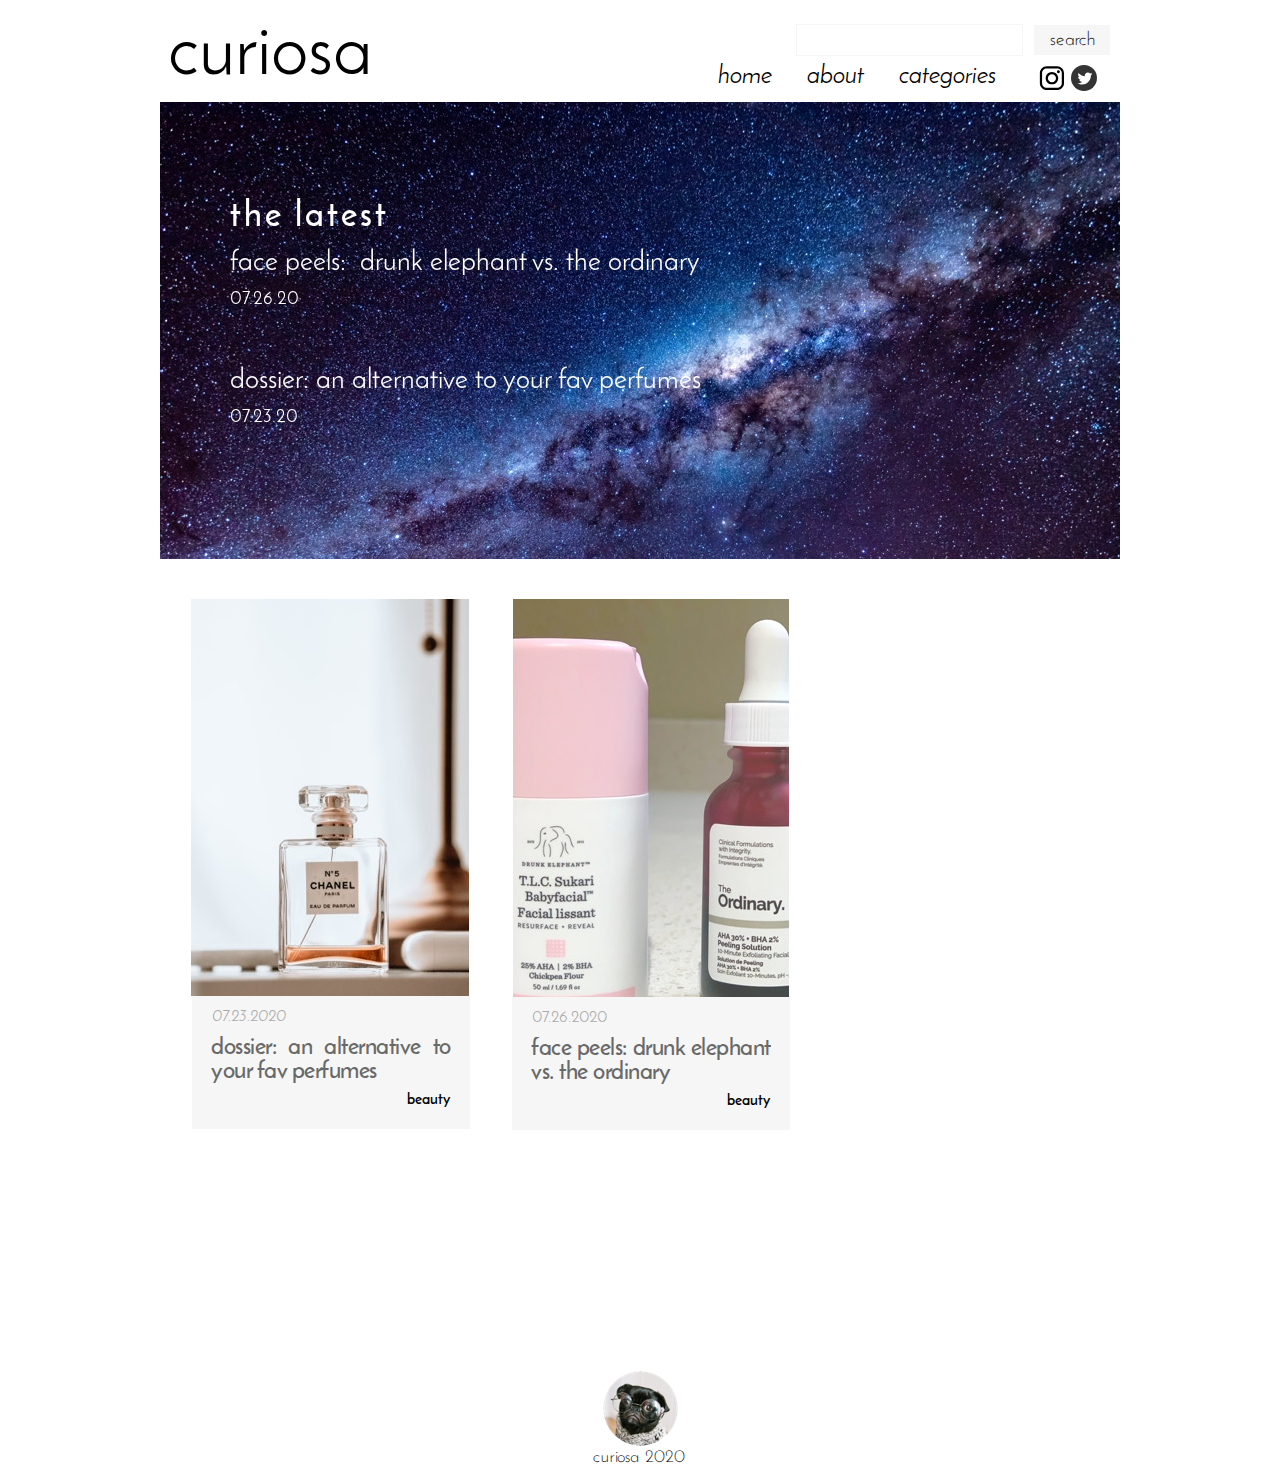
<file: index.html>
<!DOCTYPE html>
<html>
<head>
<meta charset="UTF-8">
<title>home</title>
<meta name="referrer" content="same-origin">
<meta name="viewport" content="width=960">
<style>.anim{visibility:hidden}</style>
<style>body{-webkit-text-size-adjust:none}@font-face{font-family:"Josefin Sans";src:url('css/JosefinSans-Regular.woff2') format('woff2'),url('css/JosefinSans-Regular.woff') format('woff');font-weight:400}@font-face{font-family:"Josefin Sans";src:url('css/JosefinSans-Italic.woff2') format('woff2'),url('css/JosefinSans-Italic.woff') format('woff');font-weight:400;font-style:italic}@font-face{font-family:"Josefin Sans";src:url('css/JosefinSans-Light.woff2') format('woff2'),url('css/JosefinSans-Light.woff') format('woff');font-weight:300}@font-face{font-family:"Josefin Sans Std Light";src:url('css/JosefinSansStd-Light.woff2') format('woff2'),url('css/JosefinSansStd-Light.woff') format('woff');font-weight:400}@font-face{font-family:"Josefin Sans";src:url('css/JosefinSans-SemiBold.woff2') format('woff2'),url('css/JosefinSans-SemiBold.woff') format('woff');font-weight:600}@font-face{font-family:"Josefin Sans";src:url('css/JosefinSans-Bold.woff2') format('woff2'),url('css/JosefinSans-Bold.woff') format('woff');font-weight:700}body>div{font-size:0}p, span,h1,h2,h3,h4,h5,h6{margin:0;word-spacing:normal;word-wrap:break-word;-ms-word-wrap:break-word;pointer-events:auto}sup{font-size:inherit;vertical-align:baseline;position:relative;top:-0.4em}sub{font-size:inherit;vertical-align:baseline;position:relative;top:0.4em}ul{display:block;word-spacing:normal;word-wrap:break-word;list-style-type:none;padding:0;margin:0;-moz-padding-start:0;-khtml-padding-start:0;-webkit-padding-start:0;-o-padding-start:0;-padding-start:0;-webkit-margin-before:0;-webkit-margin-after:0}li{display:block}li p{-webkit-touch-callout:none;-webkit-user-select:none;-khtml-user-select:none;-moz-user-select:none;-ms-user-select:none;-o-user-select:none;user-select:none}form{display:inline-block}a{text-decoration:inherit;color:inherit;-webkit-tap-highlight-color:rgba(0,0,0,0)}textarea{resize:none}.shm-l{float:left;clear:left}.shm-r{float:right;clear:right}.whitespacefix{word-spacing:-1px}html{font-family:sans-serif;-ms-text-size-adjust:100%;-webkit-text-size-adjust:100%}body{font-size:0;margin:0}audio,video{display:inline-block;vertical-align:baseline}audio:not([controls]){display:none;height:0}[hidden],template{display:none}a{background:0 0;outline:0}b,strong{font-weight:700}dfn{font-style:italic}h1,h2,h3,h4,h5,h6{font-size:1em;line-height:1;margin:0 0}img{border:0}svg:not(:root){overflow:hidden}button,input,optgroup,select,textarea{color:inherit;font:inherit;margin:0}button{overflow:visible}button,select{text-transform:none}button,html input[type=button],input[type=submit]{-webkit-appearance:button;cursor:pointer;box-sizing:border-box;white-space:normal}input[type=password],input[type=text],textarea{-webkit-appearance:none;appearance:none;box-sizing:border-box}button[disabled],html input[disabled]{cursor:default}button::-moz-focus-inner,input::-moz-focus-inner{border:0;padding:0}input{line-height:normal;border-radius:0}input[type=checkbox],input[type=radio]{box-sizing:border-box;padding:0}input[type=number]::-webkit-inner-spin-button,input[type=number]::-webkit-outer-spin-button{height:auto}input[type=search]{-webkit-appearance:textfield;-moz-box-sizing:content-box;-webkit-box-sizing:content-box;box-sizing:content-box}input[type=search]::-webkit-search-cancel-button,input[type=search]::-webkit-search-decoration{-webkit-appearance:none}textarea{overflow:auto;box-sizing:border-box;border-color:#ddd}optgroup{font-weight:700}table{border-collapse:collapse;border-spacing:0}td,th{padding:0}:-webkit-full-screen-ancestor:not(iframe){-webkit-clip-path:initial!important}
html { -webkit-font-smoothing: antialiased; -moz-osx-font-smoothing: grayscale; }.menu-content{cursor:pointer;position:relative}li{-webkit-tap-highlight-color:rgba(0,0,0,0)}
@-webkit-keyframes fadeInUp{from{opacity:0;-webkit-transform:translate3d(0,100%,0)}to{opacity:1;-webkit-transform:translate3d(0, 0, 0)}}@keyframes fadeInUp{from{opacity:0;transform:translate3d(0,100%,0)}to{opacity:1;transform:translate3d(0, 0, 0)}}.fadeInUp{-webkit-animation-name:fadeInUp;animation-name:fadeInUp}
.animated{-webkit-animation-fill-mode:both;animation-fill-mode:both}.animated.infinite{-webkit-animation-iteration-count:infinite;animation-iteration-count:infinite}#b{background-color:#fff}.ps9{position:relative;margin-top:18px}.v3{display:block;*display:block;zoom:1;vertical-align:top}.s8{pointer-events:none;min-width:960px;width:960px;margin-left:auto;margin-right:auto}.v4{display:inline-block;*display:inline;zoom:1;vertical-align:top}.ps10{position:relative;margin-left:8px;margin-top:0}.s9{min-width:942px;width:942px;min-height:77px}.v5{display:inline-block;*display:inline;zoom:1;vertical-align:top;overflow:hidden}.ps11{position:relative;margin-left:0;margin-top:0}.s10{min-width:534px;width:534px;min-height:75px;height:75px}.c13{z-index:1;pointer-events:auto}.p3{padding-top:0;text-indent:0;padding-bottom:0;padding-right:0;text-align:left}.f6{font-family:"Josefin Sans";font-size:75px;font-weight:400;font-style:normal;text-decoration:none;text-transform:none;color:#000;background-color:initial;line-height:75px;letter-spacing:normal;text-shadow:none}.v6{display:inline-block;*display:inline;zoom:1;vertical-align:top;overflow:visible}.ps12{position:relative;margin-left:16px;margin-top:45px}.s11{min-width:316px;width:316px;min-height:32px;height:32px}.c14{z-index:9;pointer-events:auto}.v7{display:inline-block;*display:inline-block;zoom:1;vertical-align:top}.m{padding:0px 0px 0px 0px}.ml{outline:0}.s12{min-width:89px;width:89px;min-height:32px;height:32px}.mcv{display:inline-block}.s13{min-width:89px;width:89px;min-height:32px}.c15{pointer-events:none;border:0;background-color:#fff}.c16{pointer-events:auto}.f7{font-family:"Josefin Sans";font-size:25px;font-weight:400;font-style:italic;text-decoration:none;text-transform:none;color:#000;background-color:initial;line-height:28px;letter-spacing:normal;text-shadow:none}.s14{min-width:92px;width:92px;min-height:32px;height:32px}.s15{min-width:92px;width:92px;min-height:32px}.s16{min-width:135px;width:135px;min-height:32px;height:32px}.s17{min-width:135px;width:135px;min-height:32px}.v8{display:none;*display:none;zoom:1;vertical-align:top}.s18{min-width:101px;width:101px;min-height:114px;height:114px}.s19{min-width:101px;width:101px;min-height:38px;height:38px}.s20{min-width:101px;width:101px;min-height:38px}.ps13{position:relative;margin-left:0;margin-top:11px}.s21{min-width:101px;width:101px;min-height:16px;height:16px}.p4{padding-top:0;text-indent:0;padding-bottom:0;padding-right:0;text-align:center}.f8{font-family:"Josefin Sans";font-size:18px;font-weight:300;font-style:normal;text-decoration:none;text-transform:none;color:#000;background-color:initial;line-height:16px;letter-spacing:1.14px;text-shadow:none}.ps14{position:relative;margin-left:628px;margin-top:-71px}.s22{min-width:314px;width:314px;min-height:68px}.w{line-height:0}.s23{min-width:314px;width:314px;min-height:32px}.c17{z-index:2;pointer-events:auto}.c18{pointer-events:none}.s24{min-width:227px;width:227px;min-height:32px;height:32px}.input{border:1px solid #f6f6f6;background-color:#fff;width:227px;height:32px;font-family:"Helvetica Neue", sans-serif;font-size:12px;font-weight:400;font-style:normal;text-decoration:none;text-transform:none;color:#000;line-height:14px;letter-spacing:normal;text-shadow:none;text-indent:0;padding-bottom:0;text-align:left;padding:4px}.ps15{position:relative;margin-left:11px;margin-top:1px}.s25{min-width:76px;width:76px;min-height:30px}.s26{width:76px;height:30px}.submit{font-family:"Josefin Sans Std Light";font-size:19px;font-weight:400;font-style:normal;text-decoration:none;text-transform:none;color:#000;line-height:19px;letter-spacing:normal;text-shadow:none;text-indent:0;text-align:center;border:0;background-color:#f6f6f6;padding-top:6px;padding-bottom:5px;padding-left:0;padding-right:0}.submit:hover{background-color:#e6f1fa;border-color:#000;color:#000}.submit:active{background-color:#52646f;border-color:#000;color:#fff}.ps16{position:relative;margin-left:241px;margin-top:8px}.s27{min-width:60px;width:60px;min-height:28px}.ps17{position:relative;margin-left:0;margin-top:1px}.s28{min-width:31px;width:31px;min-height:26px;height:26px}.a{display:block;width:31px}.i3{position:absolute;left:2px;width:26px;height:26px;top:0}.ps18{position:relative;margin-left:3px;margin-top:0}.s29{min-width:26px;width:26px;min-height:28px;height:28px}.a2{display:block;width:26px}.i4{position:absolute;left:0;width:26px;height:26px;top:1px}.ps19{position:relative;margin-left:0;margin-top:2px}.s30{min-width:960px;width:960px;min-height:467px}.s31{min-width:960px;width:960px;min-height:467px;height:467px}.c19{z-index:7;pointer-events:auto}.i5{position:absolute;left:0;width:960px;height:457px;top:5px;border:0}.i6{left:0;width:960px;height:457px;top:5px;display:inline-block;-webkit-transform:translate3d(0,0,0)}.v9{display:inline-block;*display:inline;zoom:1;vertical-align:top;overflow-y:scroll}.ps20{position:relative;margin-left:0;margin-top:-461px}.s32{min-width:933px;width:933px;min-height:459px;height:459px;padding-right:10px}.c20{z-index:8;pointer-events:auto}.p5{padding-top:0;text-indent:0;padding-bottom:3px;padding-right:0;text-align:left}.f9{font-family:"Josefin Sans";font-size:22px;font-weight:400;font-style:normal;text-decoration:none;text-transform:none;color:#fff;background-color:initial;line-height:31px;letter-spacing:normal;text-shadow:none}.p6{padding-top:0;text-indent:70px;padding-bottom:0;padding-right:0;text-align:left}.f10{font-family:"Josefin Sans";font-size:40px;font-weight:600;font-style:normal;text-decoration:none;text-transform:none;color:#fff;background-color:initial;line-height:56px;letter-spacing:2.97px;text-shadow:none}.f11{font-family:"Josefin Sans";font-size:35px;font-weight:600;font-style:normal;text-decoration:none;text-transform:none;color:#fff;background-color:initial;line-height:49px;letter-spacing:2.97px;text-shadow:none}.p7{text-indent:70px;padding-top:2px;padding-bottom:3px;padding-right:0;text-align:left}.f12{font-family:"Josefin Sans";font-size:28px;font-weight:400;font-style:normal;text-decoration:none;text-transform:none;color:#fff;background-color:initial;line-height:39px;letter-spacing:normal;text-shadow:none}.f13{font-family:"Josefin Sans";font-size:18px;font-weight:400;font-style:normal;text-decoration:none;text-transform:none;color:#fff;background-color:initial;line-height:25px;letter-spacing:normal;text-shadow:none}.ps21{position:relative;margin-left:31px;margin-top:35px}.s33{min-width:715px;width:715px;min-height:531px}.s34{min-width:279px;width:279px;min-height:530px}.c21{z-index:10;pointer-events:auto}.s35{min-width:279px;width:279px;min-height:397px;height:397px}.c22{z-index:12}.a3{display:block}.i7{position:absolute;left:0;width:278px;height:397px;top:0;border:0}.i8{left:0;width:278px;height:397px;top:0;display:inline-block;-webkit-transform:translate3d(0,0,0)}.ps22{position:relative;margin-left:204px;margin-top:-530px}.s36{min-width:511px;width:511px;min-height:531px}.c23{z-index:16;pointer-events:auto}.s37{min-width:511px;width:511px;min-height:460px;height:460px}.c24{z-index:20;pointer-events:auto;behavior:url(js/PIE.htc);filter:alpha(opacity=74);behavior:url(js/PIE.htc);filter:alpha(opacity=74)}.i9{position:absolute;left:118px;width:276px;height:460px;top:0;opacity:0.74;border:0}.i10{left:118px;width:276px;height:460px;top:0;display:inline-block;-webkit-transform:translate3d(0,0,0)}.menu-device{background-color:rgb(0,0,0);display:none}</style>
<link rel="shortcut icon" type="image/x-icon" href="favicon.ico">
<link rel="apple-touch-icon" sizes="180x180" href="apple-touch-icon-20200726235725.png">
<meta name="msapplication-TileImage" content="mstile-144x144-20200726235725.png">
<link rel="manifest" href="manifest.json" crossOrigin="use-credentials">
<link as="style" onload="this.onload=null;this.rel='stylesheet'" rel="preload" href="css/site.20200726235725.css">
<noscript><link rel="stylesheet" href="css/site.20200726235725.css"></noscript>
<!--[if lte IE 7]>
<link rel="stylesheet" href="css/site.20200726235725-lteIE7.css" type="text/css">
<![endif]-->
<!--[if lte IE 8]>
<link rel="stylesheet" href="css/site.20200726235725-lteIE8.css" type="text/css">
<![endif]-->
<!--[if gte IE 9]>
<link rel="stylesheet" href="css/site.20200726235725-gteIE9.css" type="text/css">
<![endif]-->
<script>!function(t){var e=!1;try{e=t.document.createElement("link").relList.supports("preload")}catch(t){}if(!e)for(var n=t.document.getElementsByTagName("link"),a=0;a<n.length;a++){var o=n[a];"preload"===o.rel&&"style"===o.getAttribute("as")&&function(t){function e(){if(!t.getAttribute("data-l")){t.setAttribute("data-l",!0),t.addEventListener?t.removeEventListener("load",e):t.attachEvent&&t.detachEvent("onload",e),t.setAttribute("onload",null),t.media="all";var n=window.location.hash;n.length>1&&setTimeout(function(){var t=document.querySelectorAll('[name="'+n.slice(1)+'"]')[0],e=0;if(t.offsetParent)do{e+=t.offsetTop}while(t=t.offsetParent);window.scrollTo(0,e)},100)}}t.addEventListener?t.addEventListener("load",e):t.attachEvent&&t.attachEvent("onload",e),setTimeout(function(){t.rel="stylesheet",t.media="nl x"}),setTimeout(e,3e3)}(o)}}(this);
</script>
</head>
<body id="b">
<div class="ps9 v3 s8">
<div class="v4 ps10 s9 c12">
<div class="v5 ps11 s10 c13">
<h1 class="p3 f6"><a href="#">curiosa</a></h1>
</div>
<div class="v6 ps12 s11 c14">
<ul class="menu-dropdown v7 ps11 s11 m" id="m1">
<li class="v4 ps11 s12 mit">
<a href="#" class="ml"><div class="menu-content mcv"><div class="v4 ps11 s13 c15"><div class="v5 ps11 s12 c16"><p class="p3 f7">home</p></div></div></div></a>
</li>
<li class="v4 ps11 s14 mit">
<a href="#" class="ml"><div class="menu-content mcv"><div class="v4 ps11 s15 c15"><div class="v5 ps11 s14 c16"><p class="p3 f7">about</p></div></div></div></a>
</li>
<li class="v4 ps11 s16 mit">
<div class="menu-content mcv">
<div class="v4 ps11 s17 c15">
<div class="v5 ps11 s16 c16">
<p class="p3 f7">categories</p>
</div>
</div>
</div>
<ul class="menu-dropdown-1 v8 ps11 s18 m">
<li class="v4 ps11 s19 mit">
<a href="beauty.html" class="ml"><div class="menu-content mcv"><div class="v4 ps11 s20 c15"><div class="v5 ps13 s21 c16"><p class="p4 f8">beauty</p></div></div></div></a>
</li>
<li class="v4 ps11 s19 mit">
<a href="#" class="ml"><div class="menu-content mcv"><div class="v4 ps11 s20 c15"><div class="v5 ps13 s21 c16"><p class="p4 f8">tech</p></div></div></div></a>
</li>
<li class="v4 ps11 s19 mit">
<a href="#" class="ml"><div class="menu-content mcv"><div class="v4 ps11 s20 c15"><div class="v5 ps13 s21 c16"><p class="p4 f8">travel</p></div></div></div></a>
</li>
</ul>
</li>
</ul>
</div>
<div class="v4 ps14 s22 w">
<div class="anim fadeInUp js2 v4 ps11 s23 c17">
<form method="GET" action="search.php" class="v4 ps11 s23">
<div class="v4 ps11 s23 c18">
<div class="v4 ps11 s24 c16">
<input type="text" name="search" required class="input">
</div>
<div class="v4 ps15 s25 c16">
<input type="submit" value="search" name="" class="js s26 submit">
</div>
</div>
</form>
</div>
<div class="v4 ps16 s27 c12">
<div class="v4 ps17 s28 c16">
<a href="https://instagram.com/cu.rio.sa" class="a"><img src="images/instagram.svg" alt="Instagram @cu.rio.sa" class="i3 js8"></a>
</div>
<div class="v4 ps18 s29 c16">
<a href="https://twitter.com/" class="a2"><img src="images/twitter.svg" alt="Twitter @" class="i4 js9"></a>
</div>
</div>
</div>
</div>
<div class="v4 ps19 s30 c12">
<div class="v4 ps11 s30 w">
<div class="v4 ps11 s31 c19">
<picture class="i6">
<source srcset="images/graham-holtshausen-funfez3vlv4-unsplash-960.jpg 1x, images/graham-holtshausen-funfez3vlv4-unsplash-1920.jpg 2x">
<img src="images/graham-holtshausen-funfez3vlv4-unsplash-960.jpg" alt="" class="js3 i5">
</picture>
</div>
<div class="anim fadeInUp js4 v9 ps20 s32 c20">
<p class="p5 f9"><br></p>
<p class="p6 f10"><a href="dossier.html"><br></a></p>
<p class="p6 f11"><a href="peels.html">the latest</a></p>
<p class="p7 f12"><a href="peels.html">face peels:&nbsp;&nbsp;drunk elephant vs. the ordinary</a></p>
<p class="p7 f13"><a href="peels.html">07.26.20</a></p>
<p class="p7 f12"><a href="dossier.html"><br></a></p>
<p class="p7 f12"><a href="dossier.html">dossier: an alternative to your fav perfumes</a></p>
<p class="p7 f13"><a href="dossier.html">07.23.20</a></p>
</div>
</div>
</div>
<div class="v4 ps21 s33 c12">
<div class="v4 ps11 s34 c21">
<div class="v4 ps11 s35 c22">
<a href="dossier.html" class="a3"><picture class="i8"><source srcset="images/laura-chouette-gyrd56hmvvg-unsplash-278-1.jpg 1x, images/laura-chouette-gyrd56hmvvg-unsplash-556-1.jpg 2x"><img src="images/laura-chouette-gyrd56hmvvg-unsplash-278-1.jpg" alt="" class="js5 i7"></picture></a>
</div>
<div class="v ps s c">
<div class="v2 ps2 s2 c2">
<p class="p f"><a href="dossier.html">07.23.2020</a></p>
</div>
<div class="v2 ps3 s3 c3">
<p class="p2 f2"><a href="dossier.html">dossier: an alternative to your fav perfumes</a></p>
</div>
<div class="v2 ps4 s4 c4">
<p class="p f3"><a href="beauty.html">beauty</a></p>
</div>
</div>
</div>
<div class="v4 ps22 s36 c23">
<div class="v4 ps11 s36 c18">
<div class="v4 ps11 s36 w">
<div class="v4 ps11 s37 c24">
<a href="peels.html" class="a3"><picture class="i10"><source srcset="images/img-1028-276.jpg 1x, images/img-1028-552.jpg 2x"><img src="images/img-1028-276.jpg" alt="" class="js6 i9"></picture></a>
</div>
<div class="v ps5 s c5">
<div class="v ps6 s c6">
<div class="v2 ps2 s2 c7">
<p class="p f4">0<span class="f4"><a href="peels.html">7.26.2020</a></span></p>
</div>
<div class="v2 ps3 s3 c8">
<p class="p2 f2"><a href="peels.html">face peels: drunk elephant vs. the ordinary</a></p>
</div>
<div class="v2 ps4 s4 c9">
<p class="p f3"><a href="beauty.html">beauty</a></p>
</div>
</div>
</div>
</div>
</div>
</div>
</div>
<div class="v ps7 s5 c10">
<div class="v ps8 s6 c11">
<picture class="i2">
<source srcset="images/circle-cropped-75-1.png 1x, images/circle-cropped-150-1.png 2x">
<img src="images/circle-cropped-75-1.png" alt="" class="js7 i">
</picture>
</div>
<div class="v2 ps6 s7 c11">
<p class="p f5">curiosa 2020</p>
</div>
</div>
</div>
<script>!function(){var s=["js/jquery.js","js/jqueryui.js","js/h5validate.js","js/woolite.js","js/menu.js","js/menu-dropdown-animations.min.js","js/menu-dropdown.20200726235725.js","js/menu-dropdown-1.20200726235725.js","js/index.20200726235725.js"],n={},j=0,e=function(e){var o=new XMLHttpRequest;o.open("GET",s[e],!0),o.onload=function(){if(n[e]=o.responseText,9==++j)for(var t in s){var i=document.createElement("script");i.textContent=n[t],document.body.appendChild(i)}},o.send()};for(var o in s)e(o)}();
</script>
<script type="text/javascript">
var ver=RegExp(/Mozilla\/5\.0 \(Linux; .; Android ([\d.]+)/).exec(navigator.userAgent);if(ver&&parseFloat(ver[1])<5){document.getElementsByTagName('body')[0].className+=' whitespacefix';}
</script>
</body>
</html>
</file>
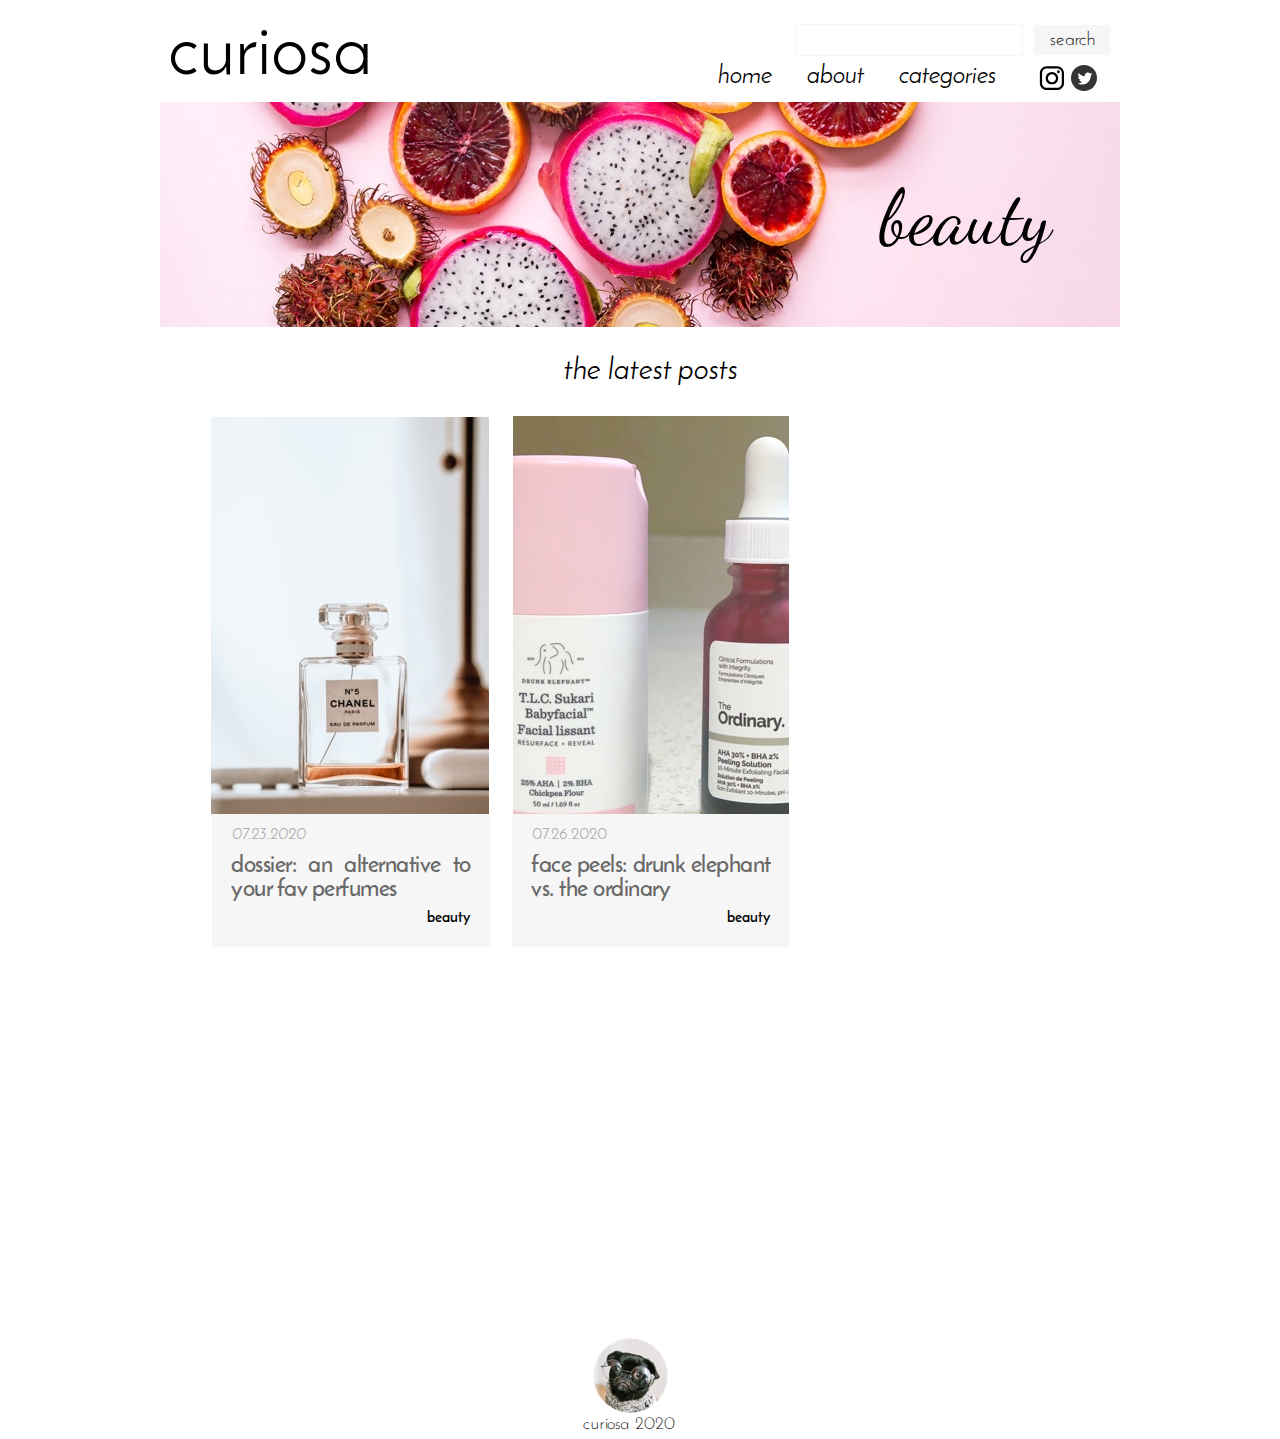
<file: beauty.html>
<!DOCTYPE html>
<html>
<head>
<meta charset="UTF-8">
<title>beauty</title>
<meta name="referrer" content="same-origin">
<meta name="viewport" content="width=960">
<style>.anim{visibility:hidden}</style>
<style>body{-webkit-text-size-adjust:none}@font-face{font-family:"Josefin Sans";src:url('css/JosefinSans-Regular.woff2') format('woff2'),url('css/JosefinSans-Regular.woff') format('woff');font-weight:400}@font-face{font-family:"Josefin Sans";src:url('css/JosefinSans-Italic.woff2') format('woff2'),url('css/JosefinSans-Italic.woff') format('woff');font-weight:400;font-style:italic}@font-face{font-family:"Josefin Sans";src:url('css/JosefinSans-Light.woff2') format('woff2'),url('css/JosefinSans-Light.woff') format('woff');font-weight:300}@font-face{font-family:"Josefin Sans Std Light";src:url('css/JosefinSansStd-Light.woff2') format('woff2'),url('css/JosefinSansStd-Light.woff') format('woff');font-weight:400}@font-face{font-family:"Josefin Sans";src:url('css/JosefinSans-SemiBold.woff2') format('woff2'),url('css/JosefinSans-SemiBold.woff') format('woff');font-weight:600}@font-face{font-family:"Josefin Sans";src:url('css/JosefinSans-Bold.woff2') format('woff2'),url('css/JosefinSans-Bold.woff') format('woff');font-weight:700}@font-face{font-family:"Dancing Script";src:url('css/DancingScript-Regular.woff2') format('woff2'),url('css/DancingScript-Regular.woff') format('woff');font-weight:400}body>div{font-size:0}p, span,h1,h2,h3,h4,h5,h6{margin:0;word-spacing:normal;word-wrap:break-word;-ms-word-wrap:break-word;pointer-events:auto}sup{font-size:inherit;vertical-align:baseline;position:relative;top:-0.4em}sub{font-size:inherit;vertical-align:baseline;position:relative;top:0.4em}ul{display:block;word-spacing:normal;word-wrap:break-word;list-style-type:none;padding:0;margin:0;-moz-padding-start:0;-khtml-padding-start:0;-webkit-padding-start:0;-o-padding-start:0;-padding-start:0;-webkit-margin-before:0;-webkit-margin-after:0}li{display:block}li p{-webkit-touch-callout:none;-webkit-user-select:none;-khtml-user-select:none;-moz-user-select:none;-ms-user-select:none;-o-user-select:none;user-select:none}form{display:inline-block}a{text-decoration:inherit;color:inherit;-webkit-tap-highlight-color:rgba(0,0,0,0)}textarea{resize:none}.shm-l{float:left;clear:left}.shm-r{float:right;clear:right}.whitespacefix{word-spacing:-1px}html{font-family:sans-serif;-ms-text-size-adjust:100%;-webkit-text-size-adjust:100%}body{font-size:0;margin:0}audio,video{display:inline-block;vertical-align:baseline}audio:not([controls]){display:none;height:0}[hidden],template{display:none}a{background:0 0;outline:0}b,strong{font-weight:700}dfn{font-style:italic}h1,h2,h3,h4,h5,h6{font-size:1em;line-height:1;margin:0 0}img{border:0}svg:not(:root){overflow:hidden}button,input,optgroup,select,textarea{color:inherit;font:inherit;margin:0}button{overflow:visible}button,select{text-transform:none}button,html input[type=button],input[type=submit]{-webkit-appearance:button;cursor:pointer;box-sizing:border-box;white-space:normal}input[type=password],input[type=text],textarea{-webkit-appearance:none;appearance:none;box-sizing:border-box}button[disabled],html input[disabled]{cursor:default}button::-moz-focus-inner,input::-moz-focus-inner{border:0;padding:0}input{line-height:normal;border-radius:0}input[type=checkbox],input[type=radio]{box-sizing:border-box;padding:0}input[type=number]::-webkit-inner-spin-button,input[type=number]::-webkit-outer-spin-button{height:auto}input[type=search]{-webkit-appearance:textfield;-moz-box-sizing:content-box;-webkit-box-sizing:content-box;box-sizing:content-box}input[type=search]::-webkit-search-cancel-button,input[type=search]::-webkit-search-decoration{-webkit-appearance:none}textarea{overflow:auto;box-sizing:border-box;border-color:#ddd}optgroup{font-weight:700}table{border-collapse:collapse;border-spacing:0}td,th{padding:0}:-webkit-full-screen-ancestor:not(iframe){-webkit-clip-path:initial!important}
html { -webkit-font-smoothing: antialiased; -moz-osx-font-smoothing: grayscale; }.menu-content{cursor:pointer;position:relative}li{-webkit-tap-highlight-color:rgba(0,0,0,0)}
@-webkit-keyframes fadeInUp{from{opacity:0;-webkit-transform:translate3d(0,100%,0)}to{opacity:1;-webkit-transform:translate3d(0, 0, 0)}}@keyframes fadeInUp{from{opacity:0;transform:translate3d(0,100%,0)}to{opacity:1;transform:translate3d(0, 0, 0)}}.fadeInUp{-webkit-animation-name:fadeInUp;animation-name:fadeInUp}
.animated{-webkit-animation-fill-mode:both;animation-fill-mode:both}.animated.infinite{-webkit-animation-iteration-count:infinite;animation-iteration-count:infinite}#b{background-color:#fff}.ps63{position:relative;margin-top:18px}.v23{display:block;*display:block;zoom:1;vertical-align:top}.s103{pointer-events:none;min-width:960px;width:960px;margin-left:auto;margin-right:auto}.v24{display:inline-block;*display:inline;zoom:1;vertical-align:top}.ps64{position:relative;margin-left:8px;margin-top:0}.s104{min-width:942px;width:942px;min-height:77px}.v25{display:inline-block;*display:inline;zoom:1;vertical-align:top;overflow:hidden}.ps65{position:relative;margin-left:0;margin-top:0}.s105{min-width:534px;width:534px;min-height:75px;height:75px}.c63{z-index:1;pointer-events:auto}.p16{padding-top:0;text-indent:0;padding-bottom:0;padding-right:0;text-align:left}.f29{font-family:"Josefin Sans";font-size:75px;font-weight:400;font-style:normal;text-decoration:none;text-transform:none;color:#000;background-color:initial;line-height:75px;letter-spacing:normal;text-shadow:none}.v26{display:inline-block;*display:inline;zoom:1;vertical-align:top;overflow:visible}.ps66{position:relative;margin-left:16px;margin-top:45px}.s106{min-width:316px;width:316px;min-height:32px;height:32px}.c64{z-index:9;pointer-events:auto}.v27{display:inline-block;*display:inline-block;zoom:1;vertical-align:top}.m4{padding:0px 0px 0px 0px}.ml4{outline:0}.s107{min-width:89px;width:89px;min-height:32px;height:32px}.mcv4{display:inline-block}.s108{min-width:89px;width:89px;min-height:32px}.c65{pointer-events:none;border:0;background-color:#fff}.c66{pointer-events:auto}.f30{font-family:"Josefin Sans";font-size:25px;font-weight:400;font-style:italic;text-decoration:none;text-transform:none;color:#000;background-color:initial;line-height:28px;letter-spacing:normal;text-shadow:none}.s109{min-width:92px;width:92px;min-height:32px;height:32px}.s110{min-width:92px;width:92px;min-height:32px}.s111{min-width:135px;width:135px;min-height:32px;height:32px}.s112{min-width:135px;width:135px;min-height:32px}.v28{display:none;*display:none;zoom:1;vertical-align:top}.s113{min-width:101px;width:101px;min-height:114px;height:114px}.s114{min-width:101px;width:101px;min-height:38px;height:38px}.s115{min-width:101px;width:101px;min-height:38px}.ps67{position:relative;margin-left:0;margin-top:11px}.s116{min-width:101px;width:101px;min-height:16px;height:16px}.p17{padding-top:0;text-indent:0;padding-bottom:0;padding-right:0;text-align:center}.f31{font-family:"Josefin Sans";font-size:18px;font-weight:300;font-style:normal;text-decoration:none;text-transform:none;color:#000;background-color:initial;line-height:16px;letter-spacing:1.14px;text-shadow:none}.ps68{position:relative;margin-left:628px;margin-top:-71px}.s117{min-width:314px;width:314px;min-height:68px}.w4{line-height:0}.s118{min-width:314px;width:314px;min-height:32px}.c67{z-index:2;pointer-events:auto}.c68{pointer-events:none}.s119{min-width:227px;width:227px;min-height:32px;height:32px}.input4{border:1px solid #f6f6f6;background-color:#fff;width:227px;height:32px;font-family:"Helvetica Neue", sans-serif;font-size:12px;font-weight:400;font-style:normal;text-decoration:none;text-transform:none;color:#000;line-height:14px;letter-spacing:normal;text-shadow:none;text-indent:0;padding-bottom:0;text-align:left;padding:4px}.ps69{position:relative;margin-left:11px;margin-top:1px}.s120{min-width:76px;width:76px;min-height:30px}.s121{width:76px;height:30px}.submit4{font-family:"Josefin Sans Std Light";font-size:19px;font-weight:400;font-style:normal;text-decoration:none;text-transform:none;color:#000;line-height:19px;letter-spacing:normal;text-shadow:none;text-indent:0;text-align:center;border:0;background-color:#f6f6f6;padding-top:6px;padding-bottom:5px;padding-left:0;padding-right:0}.submit4:hover{background-color:#e6f1fa;border-color:#000;color:#000}.submit4:active{background-color:#52646f;border-color:#000;color:#fff}.ps70{position:relative;margin-left:241px;margin-top:8px}.s122{min-width:60px;width:60px;min-height:28px}.ps71{position:relative;margin-left:0;margin-top:1px}.s123{min-width:31px;width:31px;min-height:26px;height:26px}.a8{display:block;width:31px}.i21{position:absolute;left:2px;width:26px;height:26px;top:0}.ps72{position:relative;margin-left:3px;margin-top:0}.s124{min-width:26px;width:26px;min-height:28px;height:28px}.a9{display:block;width:26px}.i22{position:absolute;left:0;width:26px;height:26px;top:1px}.ps73{position:relative;margin-left:0;margin-top:7px}.s125{min-width:960px;width:960px;min-height:225px}.c69{z-index:7;border:0;background-image:url(images/untitled-960-1.jpg);background-color:#fff;background-repeat:no-repeat;background-position:100% 50%;background-size:cover;background-clip:padding-box}.ps74{position:relative;margin-left:650px;margin-top:53px}.s126{min-width:310px;width:310px;min-height:131px;height:131px}.c70{z-index:8;pointer-events:auto}.f32{font-family:"Dancing Script";font-size:75px;font-weight:400;font-style:normal;text-decoration:none;text-transform:none;color:#000;background-color:initial;line-height:126px;letter-spacing:normal;text-shadow:none}.ps75{position:relative;margin-left:356px;margin-top:23px}.s127{min-width:269px;width:269px;min-height:51px;height:51px}.c71{z-index:10;pointer-events:auto}.f33{font-family:"Josefin Sans";font-size:30px;font-weight:400;font-style:italic;text-decoration:none;text-transform:none;color:#000;background-color:initial;line-height:43px;letter-spacing:normal;text-shadow:none}.ps76{position:relative;margin-left:51px;margin-top:15px}.s128{min-width:695px;width:695px;min-height:531px}.s129{min-width:279px;width:279px;min-height:530px}.c72{z-index:16;pointer-events:auto}.s130{min-width:279px;width:279px;min-height:397px;height:397px}.c73{z-index:12}.a10{display:block}.i23{position:absolute;left:0;width:278px;height:397px;top:0;border:0}.i24{left:0;width:278px;height:397px;top:0;display:inline-block;-webkit-transform:translate3d(0,0,0)}.ps77{position:relative;margin-left:1px;margin-top:0}.s131{min-width:278px;width:278px;min-height:133px}.c74{z-index:11;pointer-events:none;border:0;background-color:#f6f6f6}.ps78{position:relative;margin-left:20px;margin-top:10px}.s132{min-width:236px;width:236px;min-height:29px;height:29px}.c75{z-index:13;pointer-events:auto}.f34{font-family:"Josefin Sans";font-size:16px;font-weight:400;font-style:italic;text-decoration:none;text-transform:none;color:#ababab;background-color:initial;line-height:23px;letter-spacing:normal;text-shadow:none}.ps79{position:relative;margin-left:19px;margin-top:1px}.s133{min-width:240px;width:240px;min-height:54px;height:54px}.c76{z-index:14;pointer-events:auto}.p18{padding-top:0;text-indent:0;padding-bottom:0;padding-right:0;text-align:justify}.f35{font-family:"Josefin Sans";font-size:24px;font-weight:600;font-style:normal;text-decoration:none;text-transform:none;color:#696969;background-color:initial;line-height:24px;letter-spacing:-0.49px;text-shadow:none}.ps80{position:relative;margin-left:184px;margin-top:-531px}.s134{min-width:511px;width:511px;min-height:531px}.c77{z-index:17;pointer-events:auto}.s135{min-width:511px;width:511px;min-height:460px;height:460px}.c78{z-index:21;pointer-events:auto;behavior:url(js/PIE.htc);filter:alpha(opacity=74);behavior:url(js/PIE.htc);filter:alpha(opacity=74)}.i25{position:absolute;left:118px;width:276px;height:460px;top:0;opacity:0.74;border:0}.i26{left:118px;width:276px;height:460px;top:0;display:inline-block;-webkit-transform:translate3d(0,0,0)}.ps81{position:relative;margin-left:117px;margin-top:-62px}.c79{z-index:22;pointer-events:auto}.c80{z-index:23;pointer-events:none;border:0;background-color:#f6f6f6}.c81{z-index:24;pointer-events:auto}.f36{font-family:"Josefin Sans";font-size:16px;font-weight:400;font-style:normal;text-decoration:none;text-transform:none;color:#ababab;background-color:initial;line-height:23px;letter-spacing:normal;text-shadow:none}.c82{z-index:25;pointer-events:auto}.menu-device{background-color:rgb(0,0,0);display:none}@media (-webkit-min-device-pixel-ratio:2), (min-resolution:192dpi) {.c69{background-image:url(images/untitled-1920-1.jpg);background-size:cover}}</style>
<link rel="shortcut icon" type="image/x-icon" href="favicon.ico">
<link rel="apple-touch-icon" sizes="180x180" href="apple-touch-icon-20200726235725.png">
<meta name="msapplication-TileImage" content="mstile-144x144-20200726235725.png">
<link rel="manifest" href="manifest.json" crossOrigin="use-credentials">
<link as="style" onload="this.onload=null;this.rel='stylesheet'" rel="preload" href="css/site.20200726235725.css">
<noscript><link rel="stylesheet" href="css/site.20200726235725.css"></noscript>
<!--[if lte IE 7]>
<link rel="stylesheet" href="css/site.20200726235725-lteIE7.css" type="text/css">
<![endif]-->
<!--[if lte IE 8]>
<link rel="stylesheet" href="css/site.20200726235725-lteIE8.css" type="text/css">
<![endif]-->
<!--[if gte IE 9]>
<link rel="stylesheet" href="css/site.20200726235725-gteIE9.css" type="text/css">
<![endif]-->
<script>!function(t){var e=!1;try{e=t.document.createElement("link").relList.supports("preload")}catch(t){}if(!e)for(var n=t.document.getElementsByTagName("link"),a=0;a<n.length;a++){var o=n[a];"preload"===o.rel&&"style"===o.getAttribute("as")&&function(t){function e(){if(!t.getAttribute("data-l")){t.setAttribute("data-l",!0),t.addEventListener?t.removeEventListener("load",e):t.attachEvent&&t.detachEvent("onload",e),t.setAttribute("onload",null),t.media="all";var n=window.location.hash;n.length>1&&setTimeout(function(){var t=document.querySelectorAll('[name="'+n.slice(1)+'"]')[0],e=0;if(t.offsetParent)do{e+=t.offsetTop}while(t=t.offsetParent);window.scrollTo(0,e)},100)}}t.addEventListener?t.addEventListener("load",e):t.attachEvent&&t.attachEvent("onload",e),setTimeout(function(){t.rel="stylesheet",t.media="nl x"}),setTimeout(e,3e3)}(o)}}(this);
</script>
</head>
<body id="b">
<div class="ps63 v23 s103">
<div class="v24 ps64 s104 c62">
<div class="v25 ps65 s105 c63">
<h1 class="p16 f29"><a href="./">curiosa</a></h1>
</div>
<div class="v26 ps66 s106 c64">
<ul class="menu-dropdown v27 ps65 s106 m4" id="m1">
<li class="v24 ps65 s107 mit4">
<a href="./" class="ml4"><div class="menu-content mcv4"><div class="v24 ps65 s108 c65"><div class="v25 ps65 s107 c66"><p class="p16 f30">home</p></div></div></div></a>
</li>
<li class="v24 ps65 s109 mit4">
<a href="#" class="ml4"><div class="menu-content mcv4"><div class="v24 ps65 s110 c65"><div class="v25 ps65 s109 c66"><p class="p16 f30">about</p></div></div></div></a>
</li>
<li class="v24 ps65 s111 mit4">
<div class="menu-content mcv4">
<div class="v24 ps65 s112 c65">
<div class="v25 ps65 s111 c66">
<p class="p16 f30">categories</p>
</div>
</div>
</div>
<ul class="menu-dropdown-1 v28 ps65 s113 m4">
<li class="v24 ps65 s114 mit4">
<a href="#" class="ml4"><div class="menu-content mcv4"><div class="v24 ps65 s115 c65"><div class="v25 ps67 s116 c66"><p class="p17 f31">beauty</p></div></div></div></a>
</li>
<li class="v24 ps65 s114 mit4">
<a href="#" class="ml4"><div class="menu-content mcv4"><div class="v24 ps65 s115 c65"><div class="v25 ps67 s116 c66"><p class="p17 f31">tech</p></div></div></div></a>
</li>
<li class="v24 ps65 s114 mit4">
<a href="#" class="ml4"><div class="menu-content mcv4"><div class="v24 ps65 s115 c65"><div class="v25 ps67 s116 c66"><p class="p17 f31">travel</p></div></div></div></a>
</li>
</ul>
</li>
</ul>
</div>
<div class="v24 ps68 s117 w4">
<div class="anim fadeInUp js23 v24 ps65 s118 c67">
<form method="GET" action="search.php" class="v24 ps65 s118">
<div class="v24 ps65 s118 c68">
<div class="v24 ps65 s119 c66">
<input type="text" name="search" required class="input4">
</div>
<div class="v24 ps69 s120 c66">
<input type="submit" value="search" name="" class="js22 s121 submit4">
</div>
</div>
</form>
</div>
<div class="v24 ps70 s122 c62">
<div class="v24 ps71 s123 c66">
<a href="https://instagram.com/cu.rio.sa" class="a8"><img src="images/instagram.svg" alt="Instagram @cu.rio.sa" class="i21 js27"></a>
</div>
<div class="v24 ps72 s124 c66">
<a href="https://twitter.com/" class="a9"><img src="images/twitter.svg" alt="Twitter @" class="i22 js28"></a>
</div>
</div>
</div>
</div>
<div class="v24 ps73 s125 c69">
<div class="v25 ps74 s126 c70">
<p class="p17 f32">beauty</p>
</div>
</div>
<div class="v25 ps75 s127 c71">
<p class="p17 f33">the latest posts</p>
</div>
<div class="v24 ps76 s128 c62">
<div class="v24 ps71 s129 c72">
<div class="v24 ps65 s130 c73">
<a href="dossier.html" class="a10"><picture class="i24"><source srcset="images/laura-chouette-gyrd56hmvvg-unsplash-278-1.jpg 1x, images/laura-chouette-gyrd56hmvvg-unsplash-556-1.jpg 2x"><img src="images/laura-chouette-gyrd56hmvvg-unsplash-278-1.jpg" alt="" class="js24 i23"></picture></a>
</div>
<div class="v24 ps77 s131 c74">
<div class="v25 ps78 s132 c75">
<p class="p16 f34"><a href="dossier.html">07.23.2020</a></p>
</div>
<div class="v25 ps79 s133 c76">
<p class="p18 f35"><a href="dossier.html">dossier: an alternative to your fav perfumes</a></p>
</div>
<div class="v2 ps4 s4 c4">
<p class="p f3"><a href="#">beauty</a></p>
</div>
</div>
</div>
<div class="v24 ps80 s134 c77">
<div class="v24 ps65 s134 c68">
<div class="v24 ps65 s134 w4">
<div class="v24 ps65 s135 c78">
<a href="peels.html" class="a10"><picture class="i26"><source srcset="images/img-1028-276.jpg 1x, images/img-1028-552.jpg 2x"><img src="images/img-1028-276.jpg" alt="" class="js25 i25"></picture></a>
</div>
<div class="v24 ps81 s131 c79">
<div class="v24 ps65 s131 c80">
<div class="v25 ps78 s132 c81">
<p class="p16 f36">0<span class="f36"><a href="peels.html">7.26.2020</a></span></p>
</div>
<div class="v25 ps79 s133 c82">
<p class="p18 f35"><a href="peels.html">face peels: drunk elephant vs. the ordinary</a></p>
</div>
<div class="v2 ps4 s4 c61">
<p class="p f3"><a href="#">beauty</a></p>
</div>
</div>
</div>
</div>
</div>
</div>
</div>
<div class="v ps62 s5 c25">
<div class="v ps8 s6 c11">
<picture class="i2">
<source srcset="images/circle-cropped-75-1.png 1x, images/circle-cropped-150-1.png 2x">
<img src="images/circle-cropped-75-1.png" alt="" class="js26 i">
</picture>
</div>
<div class="v2 ps6 s7 c11">
<p class="p f5">curiosa 2020</p>
</div>
</div>
</div>
<script>!function(){var s=["js/jquery.js","js/jqueryui.js","js/h5validate.js","js/woolite.js","js/menu.js","js/menu-dropdown-animations.min.js","js/menu-dropdown.20200726235725.js","js/menu-dropdown-1.20200726235725.js","js/beauty.20200726235725.js"],n={},j=0,e=function(e){var o=new XMLHttpRequest;o.open("GET",s[e],!0),o.onload=function(){if(n[e]=o.responseText,9==++j)for(var t in s){var i=document.createElement("script");i.textContent=n[t],document.body.appendChild(i)}},o.send()};for(var o in s)e(o)}();
</script>
<script type="text/javascript">
var ver=RegExp(/Mozilla\/5\.0 \(Linux; .; Android ([\d.]+)/).exec(navigator.userAgent);if(ver&&parseFloat(ver[1])<5){document.getElementsByTagName('body')[0].className+=' whitespacefix';}
</script>
</body>
</html>
</file>
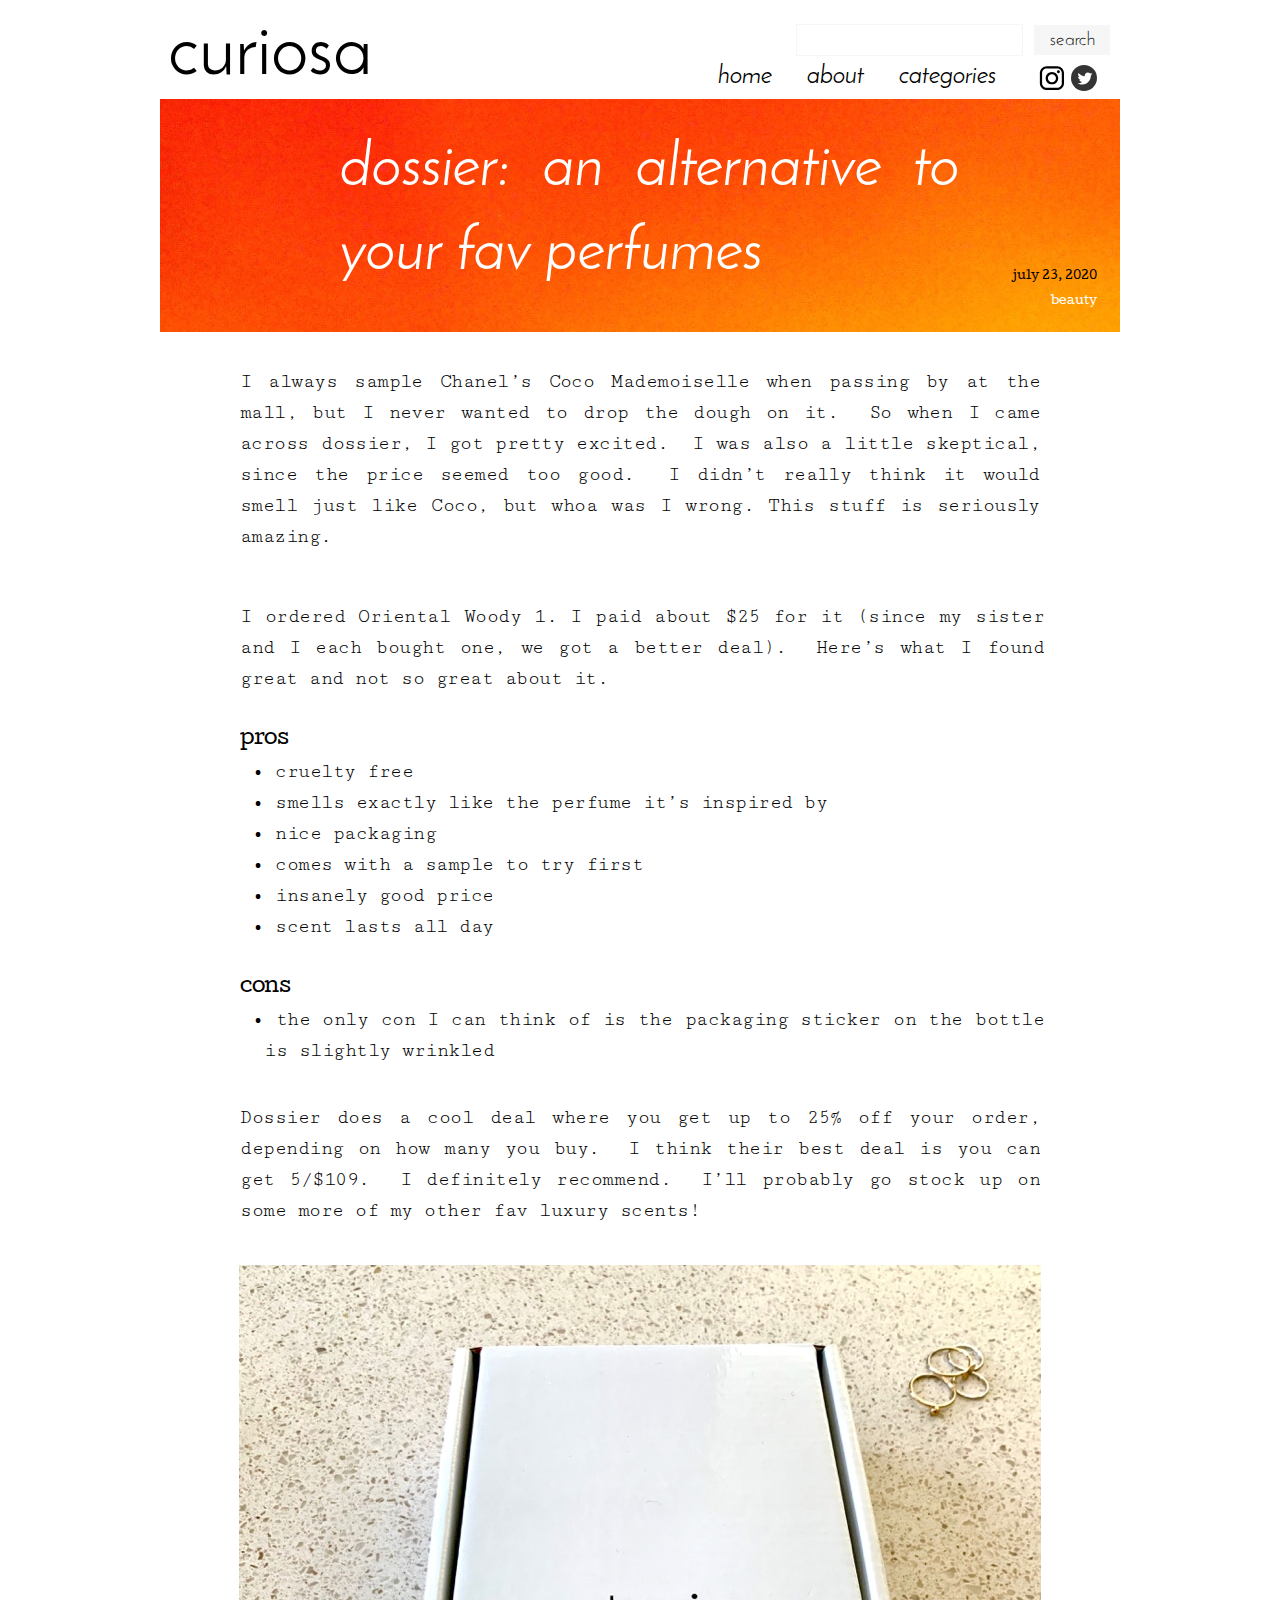
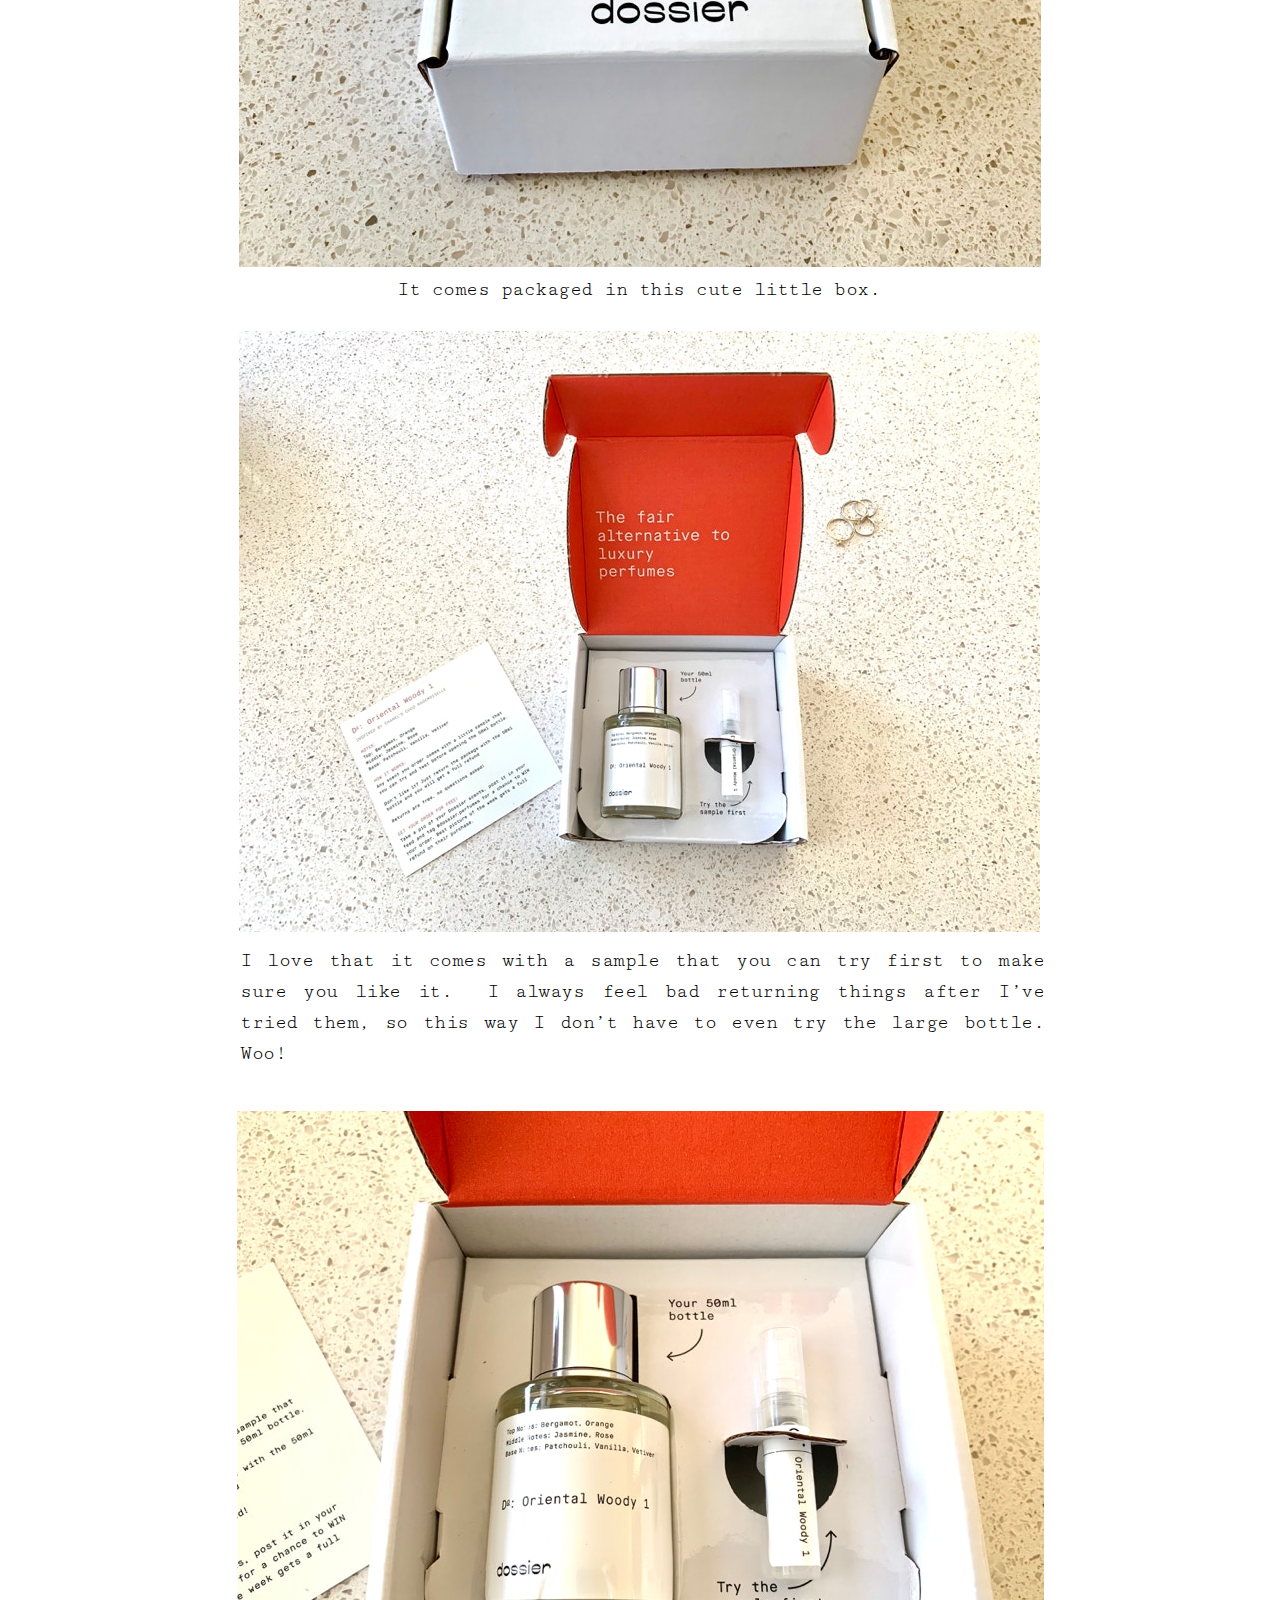
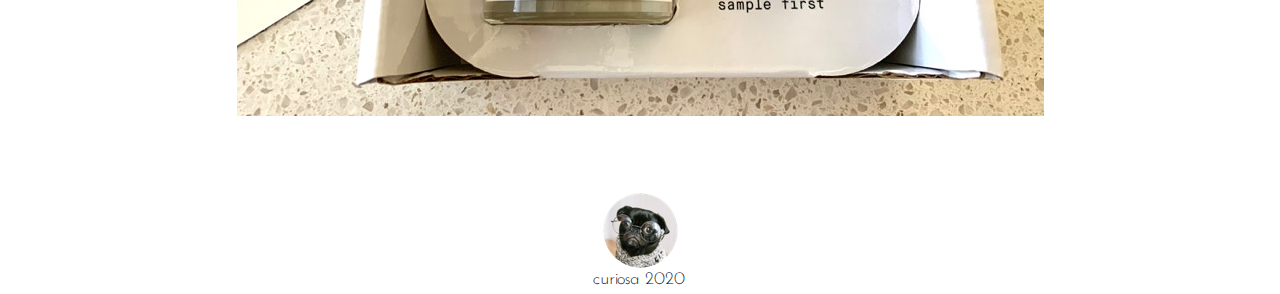
<file: dossier.html>
<!DOCTYPE html>
<html>
<head>
<meta charset="UTF-8">
<title>dossier</title>
<meta name="referrer" content="same-origin">
<meta name="description" content="dossier blog post">
<meta name="viewport" content="width=960">
<style>.anim{visibility:hidden}</style>
<style>body{-webkit-text-size-adjust:none}@font-face{font-family:"Josefin Sans";src:url('css/JosefinSans-Regular.woff2') format('woff2'),url('css/JosefinSans-Regular.woff') format('woff');font-weight:400}@font-face{font-family:"Josefin Sans";src:url('css/JosefinSans-Italic.woff2') format('woff2'),url('css/JosefinSans-Italic.woff') format('woff');font-weight:400;font-style:italic}@font-face{font-family:"Josefin Sans";src:url('css/JosefinSans-Light.woff2') format('woff2'),url('css/JosefinSans-Light.woff') format('woff');font-weight:300}@font-face{font-family:"Josefin Sans Std Light";src:url('css/JosefinSansStd-Light.woff2') format('woff2'),url('css/JosefinSansStd-Light.woff') format('woff');font-weight:400}@font-face{font-family:"Josefin Sans";src:url('css/JosefinSans-SemiBold.woff2') format('woff2'),url('css/JosefinSans-SemiBold.woff') format('woff');font-weight:600}@font-face{font-family:"Josefin Sans";src:url('css/JosefinSans-Bold.woff2') format('woff2'),url('css/JosefinSans-Bold.woff') format('woff');font-weight:700}@font-face{font-family:"Cutive";src:url('css/Cutive-Regular.woff2') format('woff2'),url('css/Cutive-Regular.woff') format('woff');font-weight:400}@font-face{font-family:"Cutive Mono";src:url('css/CutiveMono-Regular.woff2') format('woff2'),url('css/CutiveMono-Regular.woff') format('woff');font-weight:400}body>div{font-size:0}p, span,h1,h2,h3,h4,h5,h6{margin:0;word-spacing:normal;word-wrap:break-word;-ms-word-wrap:break-word;pointer-events:auto}sup{font-size:inherit;vertical-align:baseline;position:relative;top:-0.4em}sub{font-size:inherit;vertical-align:baseline;position:relative;top:0.4em}ul{display:block;word-spacing:normal;word-wrap:break-word;list-style-type:none;padding:0;margin:0;-moz-padding-start:0;-khtml-padding-start:0;-webkit-padding-start:0;-o-padding-start:0;-padding-start:0;-webkit-margin-before:0;-webkit-margin-after:0}li{display:block}li p{-webkit-touch-callout:none;-webkit-user-select:none;-khtml-user-select:none;-moz-user-select:none;-ms-user-select:none;-o-user-select:none;user-select:none}form{display:inline-block}a{text-decoration:inherit;color:inherit;-webkit-tap-highlight-color:rgba(0,0,0,0)}textarea{resize:none}.shm-l{float:left;clear:left}.shm-r{float:right;clear:right}.whitespacefix{word-spacing:-1px}html{font-family:sans-serif;-ms-text-size-adjust:100%;-webkit-text-size-adjust:100%}body{font-size:0;margin:0}audio,video{display:inline-block;vertical-align:baseline}audio:not([controls]){display:none;height:0}[hidden],template{display:none}a{background:0 0;outline:0}b,strong{font-weight:700}dfn{font-style:italic}h1,h2,h3,h4,h5,h6{font-size:1em;line-height:1;margin:0 0}img{border:0}svg:not(:root){overflow:hidden}button,input,optgroup,select,textarea{color:inherit;font:inherit;margin:0}button{overflow:visible}button,select{text-transform:none}button,html input[type=button],input[type=submit]{-webkit-appearance:button;cursor:pointer;box-sizing:border-box;white-space:normal}input[type=password],input[type=text],textarea{-webkit-appearance:none;appearance:none;box-sizing:border-box}button[disabled],html input[disabled]{cursor:default}button::-moz-focus-inner,input::-moz-focus-inner{border:0;padding:0}input{line-height:normal;border-radius:0}input[type=checkbox],input[type=radio]{box-sizing:border-box;padding:0}input[type=number]::-webkit-inner-spin-button,input[type=number]::-webkit-outer-spin-button{height:auto}input[type=search]{-webkit-appearance:textfield;-moz-box-sizing:content-box;-webkit-box-sizing:content-box;box-sizing:content-box}input[type=search]::-webkit-search-cancel-button,input[type=search]::-webkit-search-decoration{-webkit-appearance:none}textarea{overflow:auto;box-sizing:border-box;border-color:#ddd}optgroup{font-weight:700}table{border-collapse:collapse;border-spacing:0}td,th{padding:0}:-webkit-full-screen-ancestor:not(iframe){-webkit-clip-path:initial!important}
html { -webkit-font-smoothing: antialiased; -moz-osx-font-smoothing: grayscale; }.menu-content{cursor:pointer;position:relative}li{-webkit-tap-highlight-color:rgba(0,0,0,0)}
@-webkit-keyframes fadeInUp{from{opacity:0;-webkit-transform:translate3d(0,100%,0)}to{opacity:1;-webkit-transform:translate3d(0, 0, 0)}}@keyframes fadeInUp{from{opacity:0;transform:translate3d(0,100%,0)}to{opacity:1;transform:translate3d(0, 0, 0)}}.fadeInUp{-webkit-animation-name:fadeInUp;animation-name:fadeInUp}
.animated{-webkit-animation-fill-mode:both;animation-fill-mode:both}.animated.infinite{-webkit-animation-iteration-count:infinite;animation-iteration-count:infinite}#b{background-color:#fff}.ps30{position:relative;margin-top:18px}.v10{display:block;*display:block;zoom:1;vertical-align:top}.s44{pointer-events:none;min-width:960px;width:960px;margin-left:auto;margin-right:auto}.v11{display:inline-block;*display:inline;zoom:1;vertical-align:top}.ps31{position:relative;margin-left:8px;margin-top:0}.s45{min-width:942px;width:942px;min-height:77px}.v12{display:inline-block;*display:inline;zoom:1;vertical-align:top;overflow:hidden}.ps32{position:relative;margin-left:0;margin-top:0}.s46{min-width:534px;width:534px;min-height:75px;height:75px}.c29{z-index:4;pointer-events:auto}.p9{padding-top:0;text-indent:0;padding-bottom:0;padding-right:0;text-align:left}.f15{font-family:"Josefin Sans";font-size:75px;font-weight:400;font-style:normal;text-decoration:none;text-transform:none;color:#000;background-color:initial;line-height:75px;letter-spacing:normal;text-shadow:none}.v13{display:inline-block;*display:inline;zoom:1;vertical-align:top;overflow:visible}.ps33{position:relative;margin-left:16px;margin-top:45px}.s47{min-width:316px;width:316px;min-height:32px;height:32px}.c30{z-index:3;pointer-events:auto}.v14{display:inline-block;*display:inline-block;zoom:1;vertical-align:top}.m2{padding:0px 0px 0px 0px}.ml2{outline:0}.s48{min-width:89px;width:89px;min-height:32px;height:32px}.mcv2{display:inline-block}.s49{min-width:89px;width:89px;min-height:32px}.c31{pointer-events:none;border:0;background-color:#fff}.c32{pointer-events:auto}.f16{font-family:"Josefin Sans";font-size:25px;font-weight:400;font-style:italic;text-decoration:none;text-transform:none;color:#000;background-color:initial;line-height:28px;letter-spacing:normal;text-shadow:none}.s50{min-width:92px;width:92px;min-height:32px;height:32px}.s51{min-width:92px;width:92px;min-height:32px}.s52{min-width:135px;width:135px;min-height:32px;height:32px}.s53{min-width:135px;width:135px;min-height:32px}.v15{display:none;*display:none;zoom:1;vertical-align:top}.s54{min-width:101px;width:101px;min-height:114px;height:114px}.s55{min-width:101px;width:101px;min-height:38px;height:38px}.s56{min-width:101px;width:101px;min-height:38px}.ps34{position:relative;margin-left:0;margin-top:11px}.s57{min-width:101px;width:101px;min-height:16px;height:16px}.p10{padding-top:0;text-indent:0;padding-bottom:0;padding-right:0;text-align:center}.f17{font-family:"Josefin Sans";font-size:18px;font-weight:300;font-style:normal;text-decoration:none;text-transform:none;color:#000;background-color:initial;line-height:16px;letter-spacing:1.14px;text-shadow:none}.ps35{position:relative;margin-left:628px;margin-top:-71px}.s58{min-width:314px;width:314px;min-height:68px}.w2{line-height:0}.s59{min-width:314px;width:314px;min-height:32px}.c33{z-index:8;pointer-events:auto}.c34{pointer-events:none}.s60{min-width:227px;width:227px;min-height:32px;height:32px}.input2{border:1px solid #f6f6f6;background-color:#fff;width:227px;height:32px;font-family:"Helvetica Neue", sans-serif;font-size:12px;font-weight:400;font-style:normal;text-decoration:none;text-transform:none;color:#000;line-height:14px;letter-spacing:normal;text-shadow:none;text-indent:0;padding-bottom:0;text-align:left;padding:4px}.ps36{position:relative;margin-left:11px;margin-top:1px}.s61{min-width:76px;width:76px;min-height:30px}.s62{width:76px;height:30px}.submit2{font-family:"Josefin Sans Std Light";font-size:19px;font-weight:400;font-style:normal;text-decoration:none;text-transform:none;color:#000;line-height:19px;letter-spacing:normal;text-shadow:none;text-indent:0;text-align:center;border:0;background-color:#f6f6f6;padding-top:6px;padding-bottom:5px;padding-left:0;padding-right:0}.submit2:hover{background-color:#e6f1fa;border-color:#000;color:#000}.submit2:active{background-color:#52646f;border-color:#000;color:#fff}.ps37{position:relative;margin-left:241px;margin-top:8px}.s63{min-width:60px;width:60px;min-height:28px}.ps38{position:relative;margin-left:0;margin-top:1px}.s64{min-width:31px;width:31px;min-height:26px;height:26px}.a4{display:block;width:31px}.i17{position:absolute;left:2px;width:26px;height:26px;top:0}.ps39{position:relative;margin-left:3px;margin-top:0}.s65{min-width:26px;width:26px;min-height:28px;height:28px}.a5{display:block;width:26px}.i18{position:absolute;left:0;width:26px;height:26px;top:1px}.ps40{position:relative;margin-left:0;margin-top:4px}.s66{min-width:960px;width:960px;min-height:233px}.c35{z-index:1;border:0;background-image:url(images/untitled-960.jpg);background-color:#fd9c73;background-repeat:no-repeat;background-position:50% 50%;background-size:960px 233px;background-clip:padding-box}.ps41{position:relative;margin-left:180px;margin-top:29px}.s67{min-width:757px;width:757px;min-height:183px}.s68{min-width:620px;width:620px;min-height:173px;height:173px}.c36{z-index:2;pointer-events:auto}.p11{padding-top:0;text-indent:0;padding-bottom:0;padding-right:0;text-align:justify}.f18{font-family:"Josefin Sans";font-size:60px;font-weight:400;font-style:italic;text-decoration:none;text-transform:none;color:#fff;background-color:initial;line-height:84px;letter-spacing:normal;text-shadow:none}.ps42{position:relative;margin-left:44px;margin-top:139px}.s69{min-width:93px;width:93px;min-height:44px}.s70{min-width:93px;width:93px;min-height:19px;height:19px}.c37{z-index:10;pointer-events:auto}.p12{padding-top:0;text-indent:0;padding-bottom:0;padding-right:0;text-align:right}.f19{font-family:Cutive;font-size:12px;font-weight:400;font-style:normal;text-decoration:none;text-transform:none;color:#000;background-color:initial;line-height:19px;letter-spacing:normal;text-shadow:none}.ps43{position:relative;margin-left:40px;margin-top:6px}.s71{min-width:53px;width:53px;min-height:19px;height:19px}.c38{z-index:11;pointer-events:auto}.f20{font-family:Cutive;font-size:12px;font-weight:400;font-style:normal;text-decoration:none;text-transform:none;color:#fff;background-color:initial;line-height:19px;letter-spacing:normal;text-shadow:none}.ps44{position:relative;margin-left:80px;margin-top:34px}.s72{min-width:800px;width:800px;min-height:217px;height:217px}.c39{z-index:16;pointer-events:auto}.f21{font-family:"Cutive Mono";font-size:20px;font-weight:400;font-style:normal;text-decoration:none;text-transform:none;color:#000;background-color:initial;line-height:31px;letter-spacing:-0.51px;text-shadow:none}.ps45{position:relative;margin-left:80px;margin-top:18px}.s73{min-width:804px;width:804px;min-height:465px;height:465px}.c40{z-index:13;pointer-events:auto}.f22{font-family:"Cutive Mono";font-size:20px;font-weight:400;font-style:normal;text-decoration:none;text-transform:none;color:#000;background-color:initial;line-height:31px;letter-spacing:-0.50px;text-shadow:none}.f23{font-family:Cutive;font-size:20px;font-weight:400;font-style:normal;text-decoration:none;text-transform:none;color:#000;background-color:initial;line-height:31px;letter-spacing:-0.50px;text-shadow:none}.ps46{margin-left:24px}.p13{padding-top:0;padding-bottom:0;text-align:justify;text-indent:-12px;padding-right:0}.menu-device{background-color:rgb(0,0,0);display:none}@media (-webkit-min-device-pixel-ratio:2), (min-resolution:192dpi) {.c35{background-image:url(images/untitled-1920-2.jpg);background-size:960px 233px}}</style>
<link rel="shortcut icon" type="image/x-icon" href="favicon.ico">
<link rel="apple-touch-icon" sizes="180x180" href="apple-touch-icon-20200726235725.png">
<meta name="msapplication-TileImage" content="mstile-144x144-20200726235725.png">
<link rel="manifest" href="manifest.json" crossOrigin="use-credentials">
<link as="style" onload="this.onload=null;this.rel='stylesheet'" rel="preload" href="css/site.20200726235725.css">
<noscript><link rel="stylesheet" href="css/site.20200726235725.css"></noscript>
<!--[if lte IE 7]>
<link rel="stylesheet" href="css/site.20200726235725-lteIE7.css" type="text/css">
<![endif]-->
<!--[if lte IE 8]>
<link rel="stylesheet" href="css/site.20200726235725-lteIE8.css" type="text/css">
<![endif]-->
<!--[if gte IE 9]>
<link rel="stylesheet" href="css/site.20200726235725-gteIE9.css" type="text/css">
<![endif]-->
<script>!function(t){var e=!1;try{e=t.document.createElement("link").relList.supports("preload")}catch(t){}if(!e)for(var n=t.document.getElementsByTagName("link"),a=0;a<n.length;a++){var o=n[a];"preload"===o.rel&&"style"===o.getAttribute("as")&&function(t){function e(){if(!t.getAttribute("data-l")){t.setAttribute("data-l",!0),t.addEventListener?t.removeEventListener("load",e):t.attachEvent&&t.detachEvent("onload",e),t.setAttribute("onload",null),t.media="all";var n=window.location.hash;n.length>1&&setTimeout(function(){var t=document.querySelectorAll('[name="'+n.slice(1)+'"]')[0],e=0;if(t.offsetParent)do{e+=t.offsetTop}while(t=t.offsetParent);window.scrollTo(0,e)},100)}}t.addEventListener?t.addEventListener("load",e):t.attachEvent&&t.attachEvent("onload",e),setTimeout(function(){t.rel="stylesheet",t.media="nl x"}),setTimeout(e,3e3)}(o)}}(this);
</script>
</head>
<body id="b">
<div class="ps30 v10 s44">
<div class="v11 ps31 s45 c28">
<div class="v12 ps32 s46 c29">
<h1 class="p9 f15"><a href="./">curiosa</a></h1>
</div>
<div class="v13 ps33 s47 c30">
<ul class="menu-dropdown v14 ps32 s47 m2" id="m1">
<li class="v11 ps32 s48 mit2">
<a href="./" class="ml2"><div class="menu-content mcv2"><div class="v11 ps32 s49 c31"><div class="v12 ps32 s48 c32"><p class="p9 f16">home</p></div></div></div></a>
</li>
<li class="v11 ps32 s50 mit2">
<a href="#" class="ml2"><div class="menu-content mcv2"><div class="v11 ps32 s51 c31"><div class="v12 ps32 s50 c32"><p class="p9 f16">about</p></div></div></div></a>
</li>
<li class="v11 ps32 s52 mit2">
<div class="menu-content mcv2">
<div class="v11 ps32 s53 c31">
<div class="v12 ps32 s52 c32">
<p class="p9 f16">categories</p>
</div>
</div>
</div>
<ul class="menu-dropdown-1 v15 ps32 s54 m2">
<li class="v11 ps32 s55 mit2">
<a href="beauty.html" class="ml2"><div class="menu-content mcv2"><div class="v11 ps32 s56 c31"><div class="v12 ps34 s57 c32"><p class="p10 f17">beauty</p></div></div></div></a>
</li>
<li class="v11 ps32 s55 mit2">
<a href="#" class="ml2"><div class="menu-content mcv2"><div class="v11 ps32 s56 c31"><div class="v12 ps34 s57 c32"><p class="p10 f17">tech</p></div></div></div></a>
</li>
<li class="v11 ps32 s55 mit2">
<a href="#" class="ml2"><div class="menu-content mcv2"><div class="v11 ps32 s56 c31"><div class="v12 ps34 s57 c32"><p class="p10 f17">travel</p></div></div></div></a>
</li>
</ul>
</li>
</ul>
</div>
<div class="v11 ps35 s58 w2">
<div class="anim fadeInUp js11 v11 ps32 s59 c33">
<form method="GET" action="search.php" class="v11 ps32 s59">
<div class="v11 ps32 s59 c34">
<div class="v11 ps32 s60 c32">
<input type="text" name="search" required class="input2">
</div>
<div class="v11 ps36 s61 c32">
<input type="submit" value="search" name="" class="js10 s62 submit2">
</div>
</div>
</form>
</div>
<div class="v11 ps37 s63 c28">
<div class="v11 ps38 s64 c32">
<a href="https://instagram.com/cu.rio.sa" class="a4"><img src="images/instagram.svg" alt="Instagram @cu.rio.sa" class="i17 js16"></a>
</div>
<div class="v11 ps39 s65 c32">
<a href="https://twitter.com/" class="a5"><img src="images/twitter.svg" alt="Twitter @" class="i18 js17"></a>
</div>
</div>
</div>
</div>
<div class="v11 ps40 s66 c35">
<div class="v11 ps41 s67 c28">
<div class="v12 ps32 s68 c36">
<p class="p11 f18">dossier: an alternative to your fav perfumes</p>
</div>
<div class="v11 ps42 s69 w2">
<div class="v12 ps32 s70 c37">
<p class="p12 f19">july 23, 2020</p>
</div>
<div class="v12 ps43 s71 c38">
<p class="p12 f20"><a href="beauty.html">beauty</a></p>
</div>
</div>
</div>
</div>
<div class="v12 ps44 s72 c39">
<p class="p11 f21">I always sample Chanel&rsquo;s Coco Mademoiselle when passing by at the mall, but I never wanted to drop the dough on it.&nbsp;&nbsp;So when I came across dossier, I got pretty excited.&nbsp;&nbsp;I was also a little skeptical, since the price seemed too good.&nbsp;&nbsp;I didn&rsquo;t really think it would smell just like Coco, but whoa was I wrong. This stuff is seriously amazing.</p>
</div>
<div class="v12 ps45 s73 c40">
<p class="p11 f22">I ordered Oriental Woody 1. I paid about $25 for it (since my sister and I each bought one, we got a better deal).&nbsp;&nbsp;Here&rsquo;s what I found great and not so great about it.</p>
<p class="p11 f22"><br></p>
<p class="p11 f23">pros</p>
<ul class="ps46">
<li class="p13 f22">&bull; <span class="f22">cruelty free</span></li>
<li class="p13 f22">&bull; <span class="f22">smells exactly like the perfume it&rsquo;s inspired by</span></li>
<li class="p13 f22">&bull; <span class="f22">nice packaging</span></li>
<li class="p13 f22">&bull; <span class="f22">comes with a sample to try first</span></li>
<li class="p13 f22">&bull; <span class="f22">insanely good price</span></li>
<li class="p13 f22">&bull; <span class="f22">scent lasts all day</span></li>
</ul>
<p class="p11 f22"><br></p>
<p class="p11 f23">cons</p>
<ul class="ps46">
<li class="p13 f22">&bull; <span class="f22">the only con I can think of is the packaging sticker on the bottle is slightly wrinkled</span></li>
</ul>
</div>
<div class="v2 ps23 s38 c10">
<p class="p2 f14">Dossier does a cool deal where you get up to 25% off your order, depending on how many you buy.&nbsp;&nbsp;I think their best deal is you can get 5/$109.&nbsp;&nbsp;I definitely recommend.&nbsp;&nbsp;I&rsquo;ll probably go stock up on some more of my other fav luxury scents!</p>
</div>
<div class="v ps24 s39 c25">
<picture class="i12">
<source srcset="images/img_5883-802.jpg 1x, images/img_5883-1604.jpg 2x">
<img src="images/img_5883-802.jpg" alt="" class="js12 i11">
</picture>
</div>
<div class="v2 ps25 s40 c3">
<p class="p8 f14">It comes packaged in this cute little box.</p>
</div>
<div class="v ps26 s41 c4">
<picture class="i14">
<source srcset="images/img_8493-801.jpg 1x, images/img_8493-1602.jpg 2x">
<img src="images/img_8493-801.jpg" alt="" class="js13 i13">
</picture>
</div>
<div class="v2 ps27 s42 c26">
<p class="p2 f14">I love that it comes with a sample that you can try first to make sure you like it.&nbsp;&nbsp;I always feel bad returning things after I&rsquo;ve tried them, so this way I don&rsquo;t have to even try the large bottle. Woo!</p>
</div>
<div class="v ps28 s43 c5">
<picture class="i16">
<source srcset="images/img_0361-807.jpg 1x, images/img_0361-1614.jpg 2x">
<img src="images/img_0361-807.jpg" alt="" class="js14 i15">
</picture>
</div>
<div class="v ps29 s5 c27">
<div class="v ps8 s6 c11">
<picture class="i2">
<source srcset="images/circle-cropped-75-1.png 1x, images/circle-cropped-150-1.png 2x">
<img src="images/circle-cropped-75-1.png" alt="" class="js15 i">
</picture>
</div>
<div class="v2 ps6 s7 c11">
<p class="p f5">curiosa 2020</p>
</div>
</div>
</div>
<script>!function(){var s=["js/jquery.js","js/jqueryui.js","js/h5validate.js","js/woolite.js","js/menu.js","js/menu-dropdown-animations.min.js","js/menu-dropdown.20200726235725.js","js/menu-dropdown-1.20200726235725.js","js/dossier.20200726235725.js"],n={},j=0,e=function(e){var o=new XMLHttpRequest;o.open("GET",s[e],!0),o.onload=function(){if(n[e]=o.responseText,9==++j)for(var t in s){var i=document.createElement("script");i.textContent=n[t],document.body.appendChild(i)}},o.send()};for(var o in s)e(o)}();
</script>
<script type="text/javascript">
var ver=RegExp(/Mozilla\/5\.0 \(Linux; .; Android ([\d.]+)/).exec(navigator.userAgent);if(ver&&parseFloat(ver[1])<5){document.getElementsByTagName('body')[0].className+=' whitespacefix';}
</script>
</body>
</html>
</file>
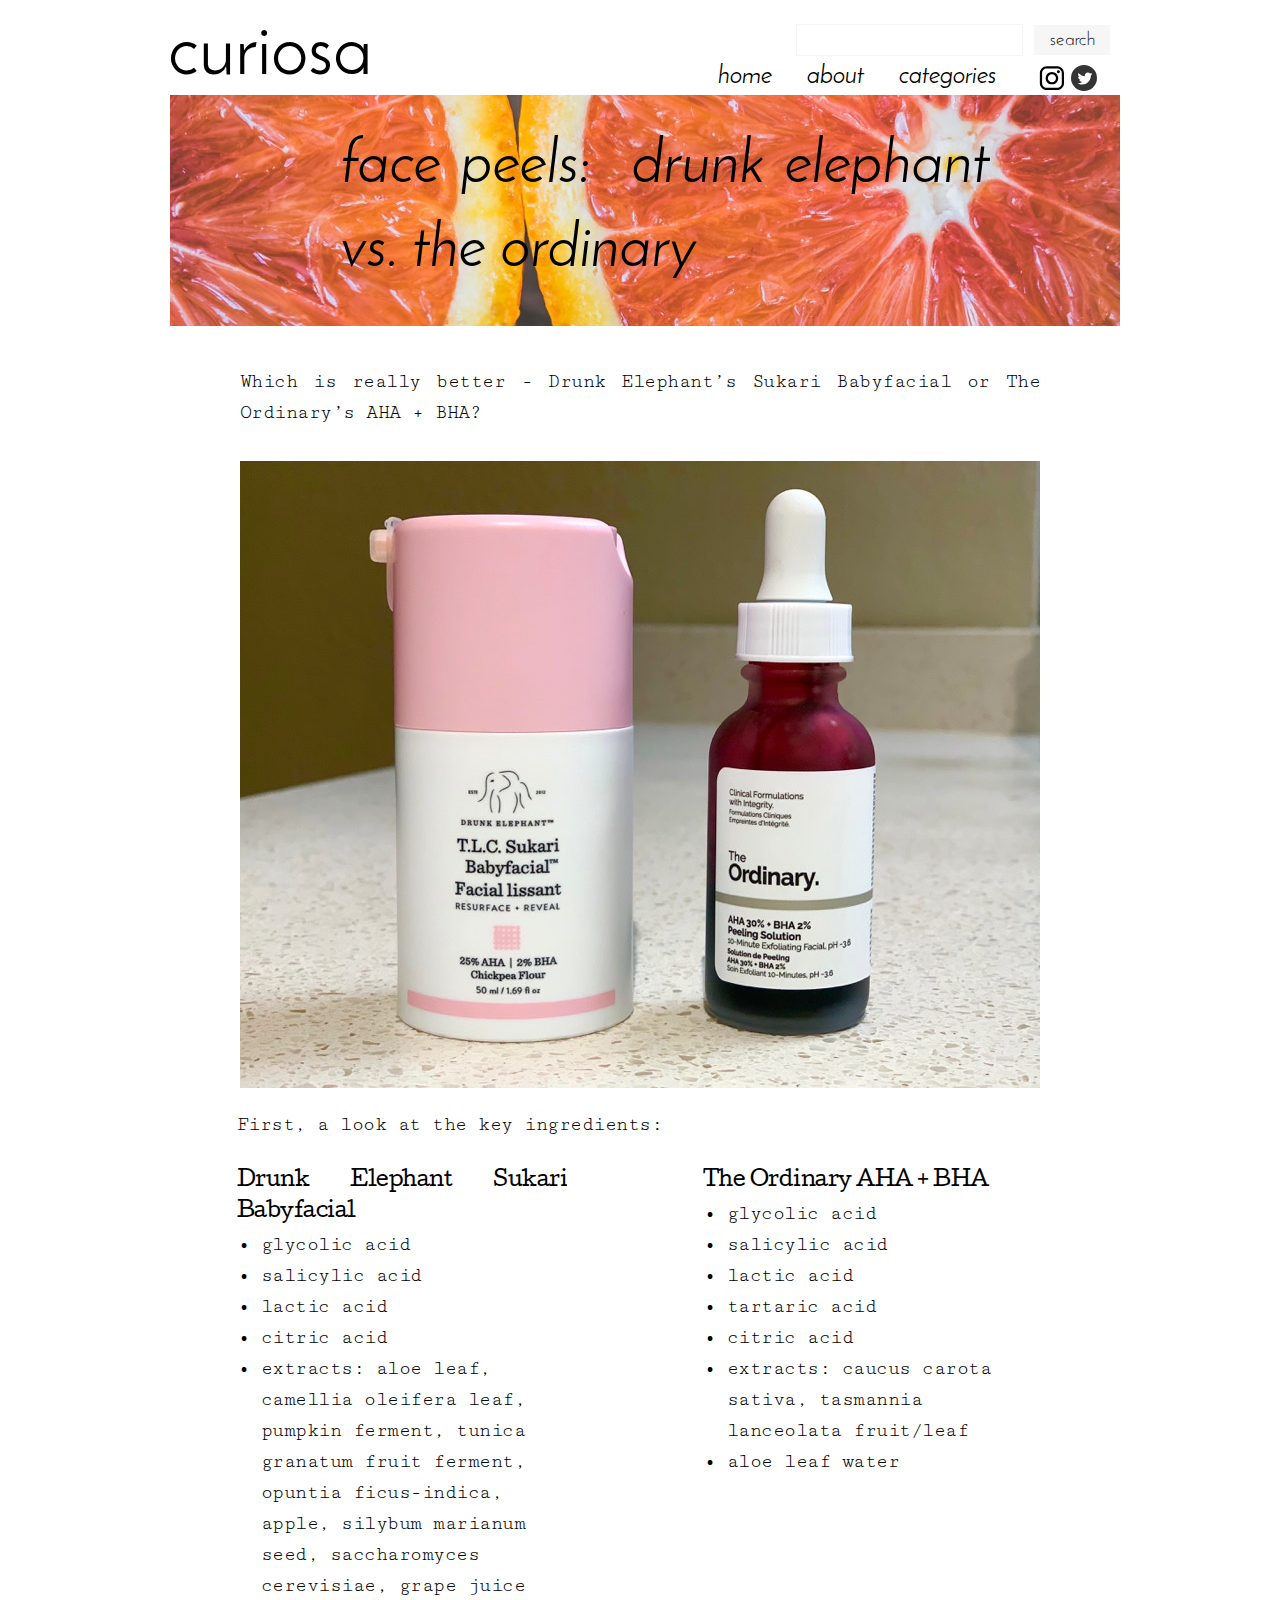
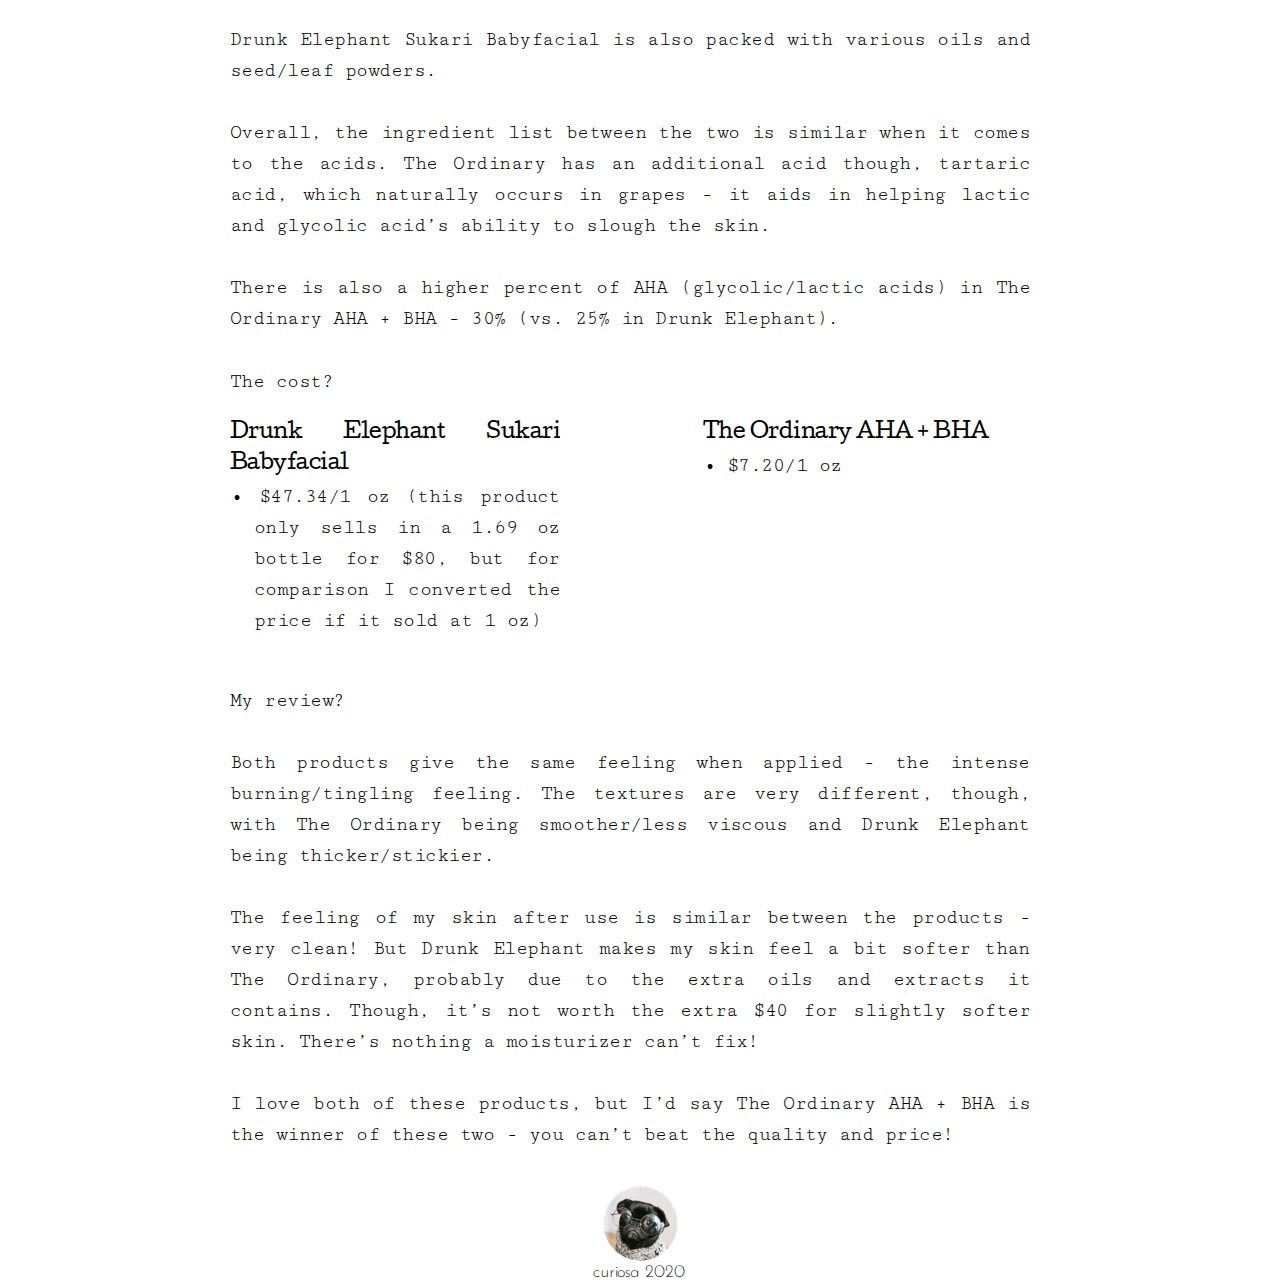
<file: peels.html>
<!DOCTYPE html>
<html>
<head>
<meta charset="UTF-8">
<title>peels</title>
<meta name="referrer" content="same-origin">
<meta name="viewport" content="width=960">
<style>.anim{visibility:hidden}</style>
<style>body{-webkit-text-size-adjust:none}@font-face{font-family:"Josefin Sans";src:url('css/JosefinSans-Regular.woff2') format('woff2'),url('css/JosefinSans-Regular.woff') format('woff');font-weight:400}@font-face{font-family:"Josefin Sans";src:url('css/JosefinSans-Italic.woff2') format('woff2'),url('css/JosefinSans-Italic.woff') format('woff');font-weight:400;font-style:italic}@font-face{font-family:"Josefin Sans";src:url('css/JosefinSans-Light.woff2') format('woff2'),url('css/JosefinSans-Light.woff') format('woff');font-weight:300}@font-face{font-family:"Josefin Sans Std Light";src:url('css/JosefinSansStd-Light.woff2') format('woff2'),url('css/JosefinSansStd-Light.woff') format('woff');font-weight:400}@font-face{font-family:"Josefin Sans";src:url('css/JosefinSans-SemiBold.woff2') format('woff2'),url('css/JosefinSans-SemiBold.woff') format('woff');font-weight:600}@font-face{font-family:"Josefin Sans";src:url('css/JosefinSans-Bold.woff2') format('woff2'),url('css/JosefinSans-Bold.woff') format('woff');font-weight:700}@font-face{font-family:"Cutive";src:url('css/Cutive-Regular.woff2') format('woff2'),url('css/Cutive-Regular.woff') format('woff');font-weight:400}@font-face{font-family:"Cutive Mono";src:url('css/CutiveMono-Regular.woff2') format('woff2'),url('css/CutiveMono-Regular.woff') format('woff');font-weight:400}body>div{font-size:0}p, span,h1,h2,h3,h4,h5,h6{margin:0;word-spacing:normal;word-wrap:break-word;-ms-word-wrap:break-word;pointer-events:auto}sup{font-size:inherit;vertical-align:baseline;position:relative;top:-0.4em}sub{font-size:inherit;vertical-align:baseline;position:relative;top:0.4em}ul{display:block;word-spacing:normal;word-wrap:break-word;list-style-type:none;padding:0;margin:0;-moz-padding-start:0;-khtml-padding-start:0;-webkit-padding-start:0;-o-padding-start:0;-padding-start:0;-webkit-margin-before:0;-webkit-margin-after:0}li{display:block}li p{-webkit-touch-callout:none;-webkit-user-select:none;-khtml-user-select:none;-moz-user-select:none;-ms-user-select:none;-o-user-select:none;user-select:none}form{display:inline-block}a{text-decoration:inherit;color:inherit;-webkit-tap-highlight-color:rgba(0,0,0,0)}textarea{resize:none}.shm-l{float:left;clear:left}.shm-r{float:right;clear:right}.whitespacefix{word-spacing:-1px}html{font-family:sans-serif;-ms-text-size-adjust:100%;-webkit-text-size-adjust:100%}body{font-size:0;margin:0}audio,video{display:inline-block;vertical-align:baseline}audio:not([controls]){display:none;height:0}[hidden],template{display:none}a{background:0 0;outline:0}b,strong{font-weight:700}dfn{font-style:italic}h1,h2,h3,h4,h5,h6{font-size:1em;line-height:1;margin:0 0}img{border:0}svg:not(:root){overflow:hidden}button,input,optgroup,select,textarea{color:inherit;font:inherit;margin:0}button{overflow:visible}button,select{text-transform:none}button,html input[type=button],input[type=submit]{-webkit-appearance:button;cursor:pointer;box-sizing:border-box;white-space:normal}input[type=password],input[type=text],textarea{-webkit-appearance:none;appearance:none;box-sizing:border-box}button[disabled],html input[disabled]{cursor:default}button::-moz-focus-inner,input::-moz-focus-inner{border:0;padding:0}input{line-height:normal;border-radius:0}input[type=checkbox],input[type=radio]{box-sizing:border-box;padding:0}input[type=number]::-webkit-inner-spin-button,input[type=number]::-webkit-outer-spin-button{height:auto}input[type=search]{-webkit-appearance:textfield;-moz-box-sizing:content-box;-webkit-box-sizing:content-box;box-sizing:content-box}input[type=search]::-webkit-search-cancel-button,input[type=search]::-webkit-search-decoration{-webkit-appearance:none}textarea{overflow:auto;box-sizing:border-box;border-color:#ddd}optgroup{font-weight:700}table{border-collapse:collapse;border-spacing:0}td,th{padding:0}:-webkit-full-screen-ancestor:not(iframe){-webkit-clip-path:initial!important}
html { -webkit-font-smoothing: antialiased; -moz-osx-font-smoothing: grayscale; }.menu-content{cursor:pointer;position:relative}li{-webkit-tap-highlight-color:rgba(0,0,0,0)}
@-webkit-keyframes fadeInUp{from{opacity:0;-webkit-transform:translate3d(0,100%,0)}to{opacity:1;-webkit-transform:translate3d(0, 0, 0)}}@keyframes fadeInUp{from{opacity:0;transform:translate3d(0,100%,0)}to{opacity:1;transform:translate3d(0, 0, 0)}}.fadeInUp{-webkit-animation-name:fadeInUp;animation-name:fadeInUp}
.animated{-webkit-animation-fill-mode:both;animation-fill-mode:both}.animated.infinite{-webkit-animation-iteration-count:infinite;animation-iteration-count:infinite}#b{background-color:#fff}.ps91{position:relative;margin-top:18px}.v29{display:block;*display:block;zoom:1;vertical-align:top}.s145{pointer-events:none;min-width:960px;width:960px;margin-left:auto;margin-right:auto}.v30{display:inline-block;*display:inline;zoom:1;vertical-align:top}.ps92{position:relative;margin-left:8px;margin-top:0}.s146{min-width:942px;width:942px;min-height:77px}.v31{display:inline-block;*display:inline;zoom:1;vertical-align:top;overflow:hidden}.ps93{position:relative;margin-left:0;margin-top:0}.s147{min-width:534px;width:534px;min-height:75px;height:75px}.c87{z-index:1;pointer-events:auto}.p21{padding-top:0;text-indent:0;padding-bottom:0;padding-right:0;text-align:left}.f39{font-family:"Josefin Sans";font-size:75px;font-weight:400;font-style:normal;text-decoration:none;text-transform:none;color:#000;background-color:initial;line-height:75px;letter-spacing:normal;text-shadow:none}.v32{display:inline-block;*display:inline;zoom:1;vertical-align:top;overflow:visible}.ps94{position:relative;margin-left:16px;margin-top:45px}.s148{min-width:316px;width:316px;min-height:32px;height:32px}.c88{z-index:7;pointer-events:auto}.v33{display:inline-block;*display:inline-block;zoom:1;vertical-align:top}.m5{padding:0px 0px 0px 0px}.ml5{outline:0}.s149{min-width:89px;width:89px;min-height:32px;height:32px}.mcv5{display:inline-block}.s150{min-width:89px;width:89px;min-height:32px}.c89{pointer-events:none;border:0;background-color:#fff}.c90{pointer-events:auto}.f40{font-family:"Josefin Sans";font-size:25px;font-weight:400;font-style:italic;text-decoration:none;text-transform:none;color:#000;background-color:initial;line-height:28px;letter-spacing:normal;text-shadow:none}.s151{min-width:92px;width:92px;min-height:32px;height:32px}.s152{min-width:92px;width:92px;min-height:32px}.s153{min-width:135px;width:135px;min-height:32px;height:32px}.s154{min-width:135px;width:135px;min-height:32px}.v34{display:none;*display:none;zoom:1;vertical-align:top}.s155{min-width:101px;width:101px;min-height:114px;height:114px}.s156{min-width:101px;width:101px;min-height:38px;height:38px}.s157{min-width:101px;width:101px;min-height:38px}.ps95{position:relative;margin-left:0;margin-top:11px}.s158{min-width:101px;width:101px;min-height:16px;height:16px}.p22{padding-top:0;text-indent:0;padding-bottom:0;padding-right:0;text-align:center}.f41{font-family:"Josefin Sans";font-size:18px;font-weight:300;font-style:normal;text-decoration:none;text-transform:none;color:#000;background-color:initial;line-height:16px;letter-spacing:1.14px;text-shadow:none}.ps96{position:relative;margin-left:628px;margin-top:-71px}.s159{min-width:314px;width:314px;min-height:68px}.w5{line-height:0}.s160{min-width:314px;width:314px;min-height:32px}.c91{z-index:2;pointer-events:auto}.c92{pointer-events:none}.s161{min-width:227px;width:227px;min-height:32px;height:32px}.input5{border:1px solid #f6f6f6;background-color:#fff;width:227px;height:32px;font-family:"Helvetica Neue", sans-serif;font-size:12px;font-weight:400;font-style:normal;text-decoration:none;text-transform:none;color:#000;line-height:14px;letter-spacing:normal;text-shadow:none;text-indent:0;padding-bottom:0;text-align:left;padding:4px}.ps97{position:relative;margin-left:11px;margin-top:1px}.s162{min-width:76px;width:76px;min-height:30px}.s163{width:76px;height:30px}.submit5{font-family:"Josefin Sans Std Light";font-size:19px;font-weight:400;font-style:normal;text-decoration:none;text-transform:none;color:#000;line-height:19px;letter-spacing:normal;text-shadow:none;text-indent:0;text-align:center;border:0;background-color:#f6f6f6;padding-top:6px;padding-bottom:5px;padding-left:0;padding-right:0}.submit5:hover{background-color:#e6f1fa;border-color:#000;color:#000}.submit5:active{background-color:#52646f;border-color:#000;color:#fff}.ps98{position:relative;margin-left:241px;margin-top:8px}.s164{min-width:60px;width:60px;min-height:28px}.ps99{position:relative;margin-left:0;margin-top:1px}.s165{min-width:31px;width:31px;min-height:26px;height:26px}.a11{display:block;width:31px}.i27{position:absolute;left:2px;width:26px;height:26px;top:0}.ps100{position:relative;margin-left:3px;margin-top:0}.s166{min-width:26px;width:26px;min-height:28px;height:28px}.a12{display:block;width:26px}.i28{position:absolute;left:0;width:26px;height:26px;top:1px}.ps101{position:relative;margin-left:10px;margin-top:0}.s167{min-width:950px;width:950px;min-height:231px}.c93{z-index:8;border:0;background-image:url(images/untitled-950.jpg);background-color:#fff;background-repeat:no-repeat;background-position:50% 50%;background-size:cover;background-clip:padding-box}.ps102{position:relative;margin-left:171px;margin-top:30px}.s168{min-width:649px;width:649px;min-height:182px;height:182px}.c94{z-index:9;pointer-events:auto}.p23{padding-top:0;text-indent:0;padding-bottom:0;padding-right:0;text-align:justify}.f42{font-family:"Josefin Sans";font-size:60px;font-weight:400;font-style:italic;text-decoration:none;text-transform:none;color:#000;background-color:initial;line-height:84px;letter-spacing:normal;text-shadow:none}.ps103{position:relative;margin-left:80px;margin-top:40px}.s169{min-width:800px;width:800px;min-height:75px;height:75px}.c95{z-index:10;pointer-events:auto}.f43{font-family:"Cutive Mono";font-size:20px;font-weight:400;font-style:normal;text-decoration:none;text-transform:none;color:#000;background-color:initial;line-height:31px;letter-spacing:-0.51px;text-shadow:none}.ps104{position:relative;margin-left:80px;margin-top:19px}.s170{min-width:800px;width:800px;min-height:629px;height:629px}.c96{z-index:11;pointer-events:auto}.i29{position:absolute;left:0;width:800px;height:627px;top:1px;border:0}.i30{left:0;width:800px;height:627px;top:1px;display:inline-block;-webkit-transform:translate3d(0,0,0)}.menu-device{background-color:rgb(0,0,0);display:none}@media (-webkit-min-device-pixel-ratio:2), (min-resolution:192dpi) {.c93{background-image:url(images/untitled-1900.jpg);background-size:cover}}</style>
<link rel="shortcut icon" type="image/x-icon" href="favicon.ico">
<link rel="apple-touch-icon" sizes="180x180" href="apple-touch-icon-20200726235725.png">
<meta name="msapplication-TileImage" content="mstile-144x144-20200726235725.png">
<link rel="manifest" href="manifest.json" crossOrigin="use-credentials">
<link as="style" onload="this.onload=null;this.rel='stylesheet'" rel="preload" href="css/site.20200726235725.css">
<noscript><link rel="stylesheet" href="css/site.20200726235725.css"></noscript>
<!--[if lte IE 7]>
<link rel="stylesheet" href="css/site.20200726235725-lteIE7.css" type="text/css">
<![endif]-->
<!--[if lte IE 8]>
<link rel="stylesheet" href="css/site.20200726235725-lteIE8.css" type="text/css">
<![endif]-->
<!--[if gte IE 9]>
<link rel="stylesheet" href="css/site.20200726235725-gteIE9.css" type="text/css">
<![endif]-->
<script>!function(t){var e=!1;try{e=t.document.createElement("link").relList.supports("preload")}catch(t){}if(!e)for(var n=t.document.getElementsByTagName("link"),a=0;a<n.length;a++){var o=n[a];"preload"===o.rel&&"style"===o.getAttribute("as")&&function(t){function e(){if(!t.getAttribute("data-l")){t.setAttribute("data-l",!0),t.addEventListener?t.removeEventListener("load",e):t.attachEvent&&t.detachEvent("onload",e),t.setAttribute("onload",null),t.media="all";var n=window.location.hash;n.length>1&&setTimeout(function(){var t=document.querySelectorAll('[name="'+n.slice(1)+'"]')[0],e=0;if(t.offsetParent)do{e+=t.offsetTop}while(t=t.offsetParent);window.scrollTo(0,e)},100)}}t.addEventListener?t.addEventListener("load",e):t.attachEvent&&t.attachEvent("onload",e),setTimeout(function(){t.rel="stylesheet",t.media="nl x"}),setTimeout(e,3e3)}(o)}}(this);
</script>
</head>
<body id="b">
<div class="ps91 v29 s145">
<div class="v30 ps92 s146 c86">
<div class="v31 ps93 s147 c87">
<h1 class="p21 f39"><a href="./">curiosa</a></h1>
</div>
<div class="v32 ps94 s148 c88">
<ul class="menu-dropdown v33 ps93 s148 m5" id="m1">
<li class="v30 ps93 s149 mit5">
<a href="./" class="ml5"><div class="menu-content mcv5"><div class="v30 ps93 s150 c89"><div class="v31 ps93 s149 c90"><p class="p21 f40">home</p></div></div></div></a>
</li>
<li class="v30 ps93 s151 mit5">
<a href="#" class="ml5"><div class="menu-content mcv5"><div class="v30 ps93 s152 c89"><div class="v31 ps93 s151 c90"><p class="p21 f40">about</p></div></div></div></a>
</li>
<li class="v30 ps93 s153 mit5">
<div class="menu-content mcv5">
<div class="v30 ps93 s154 c89">
<div class="v31 ps93 s153 c90">
<p class="p21 f40">categories</p>
</div>
</div>
</div>
<ul class="menu-dropdown-1 v34 ps93 s155 m5">
<li class="v30 ps93 s156 mit5">
<a href="beauty.html" class="ml5"><div class="menu-content mcv5"><div class="v30 ps93 s157 c89"><div class="v31 ps95 s158 c90"><p class="p22 f41">beauty</p></div></div></div></a>
</li>
<li class="v30 ps93 s156 mit5">
<a href="#" class="ml5"><div class="menu-content mcv5"><div class="v30 ps93 s157 c89"><div class="v31 ps95 s158 c90"><p class="p22 f41">tech</p></div></div></div></a>
</li>
<li class="v30 ps93 s156 mit5">
<a href="#" class="ml5"><div class="menu-content mcv5"><div class="v30 ps93 s157 c89"><div class="v31 ps95 s158 c90"><p class="p22 f41">travel</p></div></div></div></a>
</li>
</ul>
</li>
</ul>
</div>
<div class="v30 ps96 s159 w5">
<div class="anim fadeInUp js30 v30 ps93 s160 c91">
<form method="GET" action="search.php" class="v30 ps93 s160">
<div class="v30 ps93 s160 c92">
<div class="v30 ps93 s161 c90">
<input type="text" name="search" required class="input5">
</div>
<div class="v30 ps97 s162 c90">
<input type="submit" value="search" name="" class="js29 s163 submit5">
</div>
</div>
</form>
</div>
<div class="v30 ps98 s164 c86">
<div class="v30 ps99 s165 c90">
<a href="https://instagram.com/cu.rio.sa" class="a11"><img src="images/instagram.svg" alt="Instagram @cu.rio.sa" class="i27 js33"></a>
</div>
<div class="v30 ps100 s166 c90">
<a href="https://twitter.com/" class="a12"><img src="images/twitter.svg" alt="Twitter @" class="i28 js34"></a>
</div>
</div>
</div>
</div>
<div class="v30 ps101 s167 c93">
<div class="v31 ps102 s168 c94">
<p class="p23 f42">face peels:&nbsp;&nbsp;drunk elephant vs. the ordinary</p>
</div>
</div>
<div class="v31 ps103 s169 c95">
<p class="p23 f43">Which is really better - Drunk Elephant&rsquo;s Sukari Babyfacial or The Ordinary&rsquo;s AHA + BHA?</p>
</div>
<div class="v30 ps104 s170 c96">
<picture class="i30">
<source srcset="images/img-1028-800.jpg 1x, images/img-1028-1600.jpg 2x">
<img src="images/img-1028-800.jpg" alt="" class="js31 i29">
</picture>
</div>
<div class="v2 ps82 s136 c3">
<p class="p2 f37">First, a look at the key ingredients:</p>
</div>
<div class="v ps83 s137 c11">
<div class="v2 ps6 s138 c83">
<p class="p2 f38">Drunk Elephant Sukari Babyfacial</p>
<ul class="ps84">
<li class="p19 f37">&bull; <span class="f37">glycolic acid</span></li>
<li class="p19 f37">&bull; <span class="f37">salicylic acid</span></li>
<li class="p19 f37">&bull; <span class="f37">lactic acid</span></li>
<li class="p19 f37">&bull; <span class="f37">citric acid</span></li>
<li class="p19 f37">&bull; <span class="f37">extracts: aloe leaf, camellia oleifera leaf, pumpkin ferment, tunica granatum fruit ferment, opuntia ficus-indica, apple, silybum marianum seed, saccharomyces cerevisiae, grape juice</span></li>
</ul>
</div>
<div class="v2 ps85 s139 c83">
<p class="p f38">The Ordinary AHA + BHA</p>
<ul class="ps84">
<li class="p19 f37">&bull; <span class="f37">glycolic acid</span></li>
<li class="p19 f37">&bull; <span class="f37">salicylic acid</span></li>
<li class="p19 f37">&bull; <span class="f37">lactic acid</span></li>
<li class="p19 f37">&bull; <span class="f37">tartaric acid</span></li>
<li class="p19 f37">&bull; <span class="f37">citric acid</span></li>
<li class="p19 f37">&bull; <span class="f37">extracts: caucus carota sativa, tasmannia lanceolata fruit/leaf</span></li>
<li class="p19 f37">&bull; <span class="f37">aloe leaf water</span></li>
</ul>
</div>
</div>
<div class="v2 ps86 s140 c84">
<p class="p2 f37">Drunk Elephant Sukari Babyfacial is also packed with various oils and seed/leaf powders.</p>
<p class="p2 f37"><br></p>
<p class="p2 f37">Overall, the ingredient list between the two is similar when it comes to the acids. The Ordinary has an additional acid though, tartaric acid, which naturally occurs in grapes - it aids in helping lactic and glycolic acid&rsquo;s ability to slough the skin.</p>
<p class="p2 f37"><br></p>
<p class="p2 f37">There is also a higher percent of AHA (glycolic/lactic acids) in The Ordinary AHA + BHA - 30% (vs. 25% in Drunk Elephant).</p>
</div>
<div class="v2 ps87 s136 c85">
<p class="p2 f37">The cost?</p>
</div>
<div class="v ps88 s141 c11">
<div class="v2 ps6 s142 c83">
<p class="p2 f38">Drunk Elephant Sukari Babyfacial</p>
<ul class="ps84">
<li class="p20 f37">&bull; <span class="f37">$47.34/1 oz (this product only sells in a 1.69 oz bottle for $80, but for comparison I converted the price if it sold at 1 oz)&nbsp;</span></li>
</ul>
</div>
<div class="v2 ps89 s143 c83">
<p class="p f38">The Ordinary AHA + BHA</p>
<ul class="ps84">
<li class="p19 f37">&bull; <span class="f37">$7.20/1 oz</span></li>
</ul>
</div>
</div>
<div class="v2 ps86 s144 c5">
<p class="p2 f37">My review?</p>
<p class="p2 f37"><br></p>
<p class="p2 f37">Both products give the same feeling when applied - the intense burning/tingling feeling. The textures are very different, though, with The Ordinary being smoother/less viscous and Drunk Elephant being thicker/stickier.</p>
<p class="p2 f37"><br></p>
<p class="p2 f37">The feeling of my skin after use is similar between the products - very clean! But Drunk Elephant makes my skin feel a bit softer than The Ordinary, probably due to the extra oils and extracts it contains. Though, it&rsquo;s not worth the extra $40 for slightly softer skin. There&rsquo;s nothing a moisturizer can&rsquo;t fix!</p>
<p class="p2 f37"><br></p>
<p class="p2 f37">I love both of these products, but I&rsquo;d say The Ordinary AHA + BHA is the winner of these two - you can&rsquo;t beat the quality and price!</p>
</div>
<div class="v ps90 s5 c27">
<div class="v ps8 s6 c11">
<picture class="i2">
<source srcset="images/circle-cropped-75-1.png 1x, images/circle-cropped-150-1.png 2x">
<img src="images/circle-cropped-75-1.png" alt="" class="js32 i">
</picture>
</div>
<div class="v2 ps6 s7 c11">
<p class="p f5">curiosa 2020</p>
</div>
</div>
</div>
<script>!function(){var s=["js/jquery.js","js/jqueryui.js","js/h5validate.js","js/woolite.js","js/menu.js","js/menu-dropdown-animations.min.js","js/menu-dropdown.20200726235725.js","js/menu-dropdown-1.20200726235725.js","js/peels.20200726235725.js"],n={},j=0,e=function(e){var o=new XMLHttpRequest;o.open("GET",s[e],!0),o.onload=function(){if(n[e]=o.responseText,9==++j)for(var t in s){var i=document.createElement("script");i.textContent=n[t],document.body.appendChild(i)}},o.send()};for(var o in s)e(o)}();
</script>
<script type="text/javascript">
var ver=RegExp(/Mozilla\/5\.0 \(Linux; .; Android ([\d.]+)/).exec(navigator.userAgent);if(ver&&parseFloat(ver[1])<5){document.getElementsByTagName('body')[0].className+=' whitespacefix';}
</script>
</body>
</html>
</file>
<file: css/site.20200726235725-lteIE7.css>
.v{*display:inline;zoom:1}.v2{*display:inline;zoom:1}.ps47{*display:inline}
</file>
<file: css/site.20200726235725.css>
.menu-content{cursor:pointer;position:relative}li{-webkit-tap-highlight-color:rgba(0,0,0,0)}
.animated{-webkit-animation-fill-mode:both;animation-fill-mode:both}.animated.infinite{-webkit-animation-iteration-count:infinite;animation-iteration-count:infinite}@-webkit-keyframes fadeInUp{from{opacity:0;-webkit-transform:translate3d(0,100%,0)}to{opacity:1;-webkit-transform:translate3d(0, 0, 0)}}@keyframes fadeInUp{from{opacity:0;transform:translate3d(0,100%,0)}to{opacity:1;transform:translate3d(0, 0, 0)}}.fadeInUp{-webkit-animation-name:fadeInUp;animation-name:fadeInUp}
@font-face{font-family:"Josefin Sans";src:url('JosefinSans-Regular.woff2') format('woff2'),url('JosefinSans-Regular.woff') format('woff');font-weight:400}@font-face{font-family:"Josefin Sans";src:url('JosefinSans-Italic.woff2') format('woff2'),url('JosefinSans-Italic.woff') format('woff');font-weight:400;font-style:italic}@font-face{font-family:"Josefin Sans";src:url('JosefinSans-Light.woff2') format('woff2'),url('JosefinSans-Light.woff') format('woff');font-weight:300}@font-face{font-family:"Josefin Sans Std Light";src:url('JosefinSansStd-Light.woff2') format('woff2'),url('JosefinSansStd-Light.woff') format('woff');font-weight:400}@font-face{font-family:"Josefin Sans";src:url('JosefinSans-SemiBold.woff2') format('woff2'),url('JosefinSans-SemiBold.woff') format('woff');font-weight:600}@font-face{font-family:"Josefin Sans";src:url('JosefinSans-Bold.woff2') format('woff2'),url('JosefinSans-Bold.woff') format('woff');font-weight:700}.v{display:inline-block;vertical-align:top}.ps{position:relative;margin-left:1px;margin-top:0}.s{min-width:278px;width:278px;min-height:133px}.c{z-index:11;pointer-events:none;border:0;background-color:#f6f6f6}.v2{display:inline-block;vertical-align:top;overflow:hidden}.ps2{position:relative;margin-left:20px;margin-top:10px}.s2{min-width:236px;width:236px;min-height:29px;height:29px}.c2{z-index:13;pointer-events:auto}.p{padding-top:0;text-indent:0;padding-bottom:0;padding-right:0;text-align:left}.f{font-family:"Josefin Sans";font-size:16px;font-weight:400;font-style:italic;text-decoration:none;text-transform:none;color:#ababab;background-color:initial;line-height:23px;letter-spacing:normal;text-shadow:none}.ps3{position:relative;margin-left:19px;margin-top:1px}.s3{min-width:240px;width:240px;min-height:54px;height:54px}.c3{z-index:14;pointer-events:auto}.p2{padding-top:0;text-indent:0;padding-bottom:0;padding-right:0;text-align:justify}.f2{font-family:"Josefin Sans";font-size:24px;font-weight:600;font-style:normal;text-decoration:none;text-transform:none;color:#696969;background-color:initial;line-height:24px;letter-spacing:-0.49px;text-shadow:none}.ps4{position:relative;margin-left:215px;margin-top:0}.s4{min-width:48px;width:48px;min-height:24px;height:24px}.c4{z-index:15;pointer-events:auto}.f3{font-family:"Josefin Sans";font-size:15px;font-weight:700;font-style:normal;text-decoration:none;text-transform:none;color:#000;background-color:initial;line-height:21px;letter-spacing:normal;text-shadow:none}.ps5{position:relative;margin-left:117px;margin-top:-62px}.c5{z-index:21;pointer-events:auto}.ps6{position:relative;margin-left:0;margin-top:0}.c6{z-index:22;pointer-events:none;border:0;background-color:#f6f6f6}.c7{z-index:23;pointer-events:auto}.f4{font-family:"Josefin Sans";font-size:16px;font-weight:400;font-style:normal;text-decoration:none;text-transform:none;color:#ababab;background-color:initial;line-height:23px;letter-spacing:normal;text-shadow:none}.c8{z-index:24;pointer-events:auto}.c9{z-index:25;pointer-events:auto}.ps7{position:relative;margin-left:-313px;margin-top:807px}.s5{min-width:95px;width:95px;min-height:101px}.c10{z-index:19;pointer-events:auto}.ps8{position:relative;margin-left:3px;margin-top:0}.s6{min-width:89px;width:89px;min-height:75px;height:75px}.i{position:absolute;left:7px;width:75px;height:75px;top:0;border:0}.i2{left:7px;width:75px;height:75px;top:0;display:inline-block;-webkit-transform:translate3d(0,0,0)}.s7{min-width:95px;width:95px;min-height:26px;height:26px}.f5{font-family:"Josefin Sans Std Light";font-size:18px;font-weight:400;font-style:normal;text-decoration:none;text-transform:none;color:#000;background-color:initial;line-height:25px;letter-spacing:normal;text-shadow:none}.menu-device{background-color:rgb(0,0,0);display:none}@font-face{font-family:"Cutive";src:url('Cutive-Regular.woff2') format('woff2'),url('Cutive-Regular.woff') format('woff');font-weight:400}@font-face{font-family:"Cutive Mono";src:url('CutiveMono-Regular.woff2') format('woff2'),url('CutiveMono-Regular.woff') format('woff');font-weight:400}.ps23{position:relative;margin-left:80px;margin-top:36px}.s38{min-width:800px;width:800px;min-height:124px;height:124px}.f14{font-family:"Cutive Mono";font-size:20px;font-weight:400;font-style:normal;text-decoration:none;text-transform:none;color:#000;background-color:initial;line-height:31px;letter-spacing:-0.50px;text-shadow:none}.ps24{position:relative;margin-left:0;margin-top:39px}.s39{min-width:960px;width:960px;min-height:602px;height:602px}.c25{z-index:20;pointer-events:auto}.i11{position:absolute;left:79px;width:802px;height:602px;top:0;border:0}.i12{left:79px;width:802px;height:602px;top:0;display:inline-block;-webkit-transform:translate3d(0,0,0)}.ps25{position:relative;margin-left:80px;margin-top:7px}.s40{min-width:797px;width:797px;min-height:38px;height:38px}.p8{padding-top:0;text-indent:0;padding-bottom:0;padding-right:0;text-align:center}.ps26{position:relative;margin-left:0;margin-top:19px}.s41{min-width:960px;width:960px;min-height:601px;height:601px}.i13{position:absolute;left:79px;width:801px;height:601px;top:0;border:0}.i14{left:79px;width:801px;height:601px;top:0;display:inline-block;-webkit-transform:translate3d(0,0,0)}.ps27{position:relative;margin-left:80px;margin-top:13px}.s42{min-width:804px;width:804px;min-height:124px;height:124px}.c26{z-index:12;pointer-events:auto}.ps28{position:relative;margin-left:0;margin-top:42px}.s43{min-width:960px;width:960px;min-height:605px;height:605px}.i15{position:absolute;left:77px;width:807px;height:605px;top:0;border:0}.i16{left:77px;width:807px;height:605px;top:0;display:inline-block;-webkit-transform:translate3d(0,0,0)}.ps29{position:relative;margin-left:433px;margin-top:77px}.c27{z-index:22;pointer-events:auto}.menu-device{background-color:rgb(0,0,0);display:none}@font-face{font-family:"EB Garamond";src:url('EBGaramond-Regular.woff2') format('woff2'),url('EBGaramond-Regular.woff') format('woff');font-weight:400}.ps47{display:inline-block;position:relative;left:50%;-ms-transform:translate(-50%,0);-webkit-transform:translate(-50%,0);transform:translate(-50%,0)}.ps48{position:relative;margin-left:126px;margin-top:96px}.s74{min-width:708px;width:708px;min-height:40px}.s75{min-width:48px;width:48px;min-height:40px}.c41{z-index:6}.f24{font-family:"Helvetica Neue", sans-serif;font-size:12px;font-weight:400;font-style:normal;text-decoration:none;text-transform:none;line-height:14px;letter-spacing:normal;text-shadow:none;text-indent:0;text-align:center;padding-top:13px;padding-bottom:13px;margin-top:0;margin-bottom:0}.btn{border:0;background-color:#fff;color:#000}.btn:hover{background-color:#8ec7eb;border-color:#000;color:#000}.btn:active{background-color:#52646f;border-color:#000;color:#fff}.v16{display:inline-block;overflow:hidden;outline:0}.s76{width:48px;padding-right:0;height:14px}.ps49{position:relative;margin-left:12px;margin-top:0}.c42{z-index:7}.c43{z-index:8}.c44{z-index:9}.c45{z-index:10}.c46{z-index:11}.c47{z-index:12}.c48{z-index:13}.c49{z-index:14}.c50{z-index:15}.c51{z-index:16}.c52{z-index:17}.menu-device{background-color:rgb(0,0,0);display:none}@font-face{font-family:"Dancing Script";src:url('DancingScript-Regular.woff2') format('woff2'),url('DancingScript-Regular.woff') format('woff');font-weight:400}.c61{z-index:26;pointer-events:auto}.ps62{position:relative;margin-left:-323px;margin-top:937px}.menu-device{background-color:rgb(0,0,0);display:none}.ps82{position:relative;margin-left:77px;margin-top:20px}.s136{min-width:800px;width:800px;min-height:42px;height:42px}.f37{font-family:"Cutive Mono";font-size:20px;font-weight:400;font-style:normal;text-decoration:none;text-transform:none;color:#000;background-color:initial;line-height:31px;letter-spacing:-0.51px;text-shadow:none}.ps83{position:relative;margin-left:77px;margin-top:16px}.s137{min-width:793px;width:793px;min-height:434px}.s138{min-width:330px;width:330px;min-height:434px;height:434px}.c83{pointer-events:auto}.f38{font-family:Cutive;font-size:20px;font-weight:400;font-style:normal;text-decoration:none;text-transform:none;color:#000;background-color:initial;line-height:31px;letter-spacing:-0.51px;text-shadow:none}.ps84{margin-left:24px}.p19{padding-top:0;padding-bottom:0;text-align:left;text-indent:-23px;padding-right:0}.ps85{position:relative;margin-left:136px;margin-top:0}.s139{min-width:327px;width:327px;min-height:315px;height:315px}.ps86{position:relative;margin-left:70px;margin-top:23px}.s140{min-width:800px;width:800px;min-height:310px;height:310px}.c84{z-index:17;pointer-events:auto}.ps87{position:relative;margin-left:70px;margin-top:32px}.c85{z-index:18;pointer-events:auto}.ps88{position:relative;margin-left:70px;margin-top:11px}.s141{min-width:800px;width:800px;min-height:243px}.s142{min-width:330px;width:330px;min-height:243px;height:243px}.p20{padding-top:0;padding-bottom:0;text-align:justify;text-indent:-23px;padding-right:0}.ps89{position:relative;margin-left:143px;margin-top:0}.s143{min-width:327px;width:327px;min-height:243px;height:243px}.s144{min-width:800px;width:800px;min-height:465px;height:465px}.ps90{position:relative;margin-left:433px;margin-top:36px}.menu-device{background-color:rgb(0,0,0);display:none}
</file>
